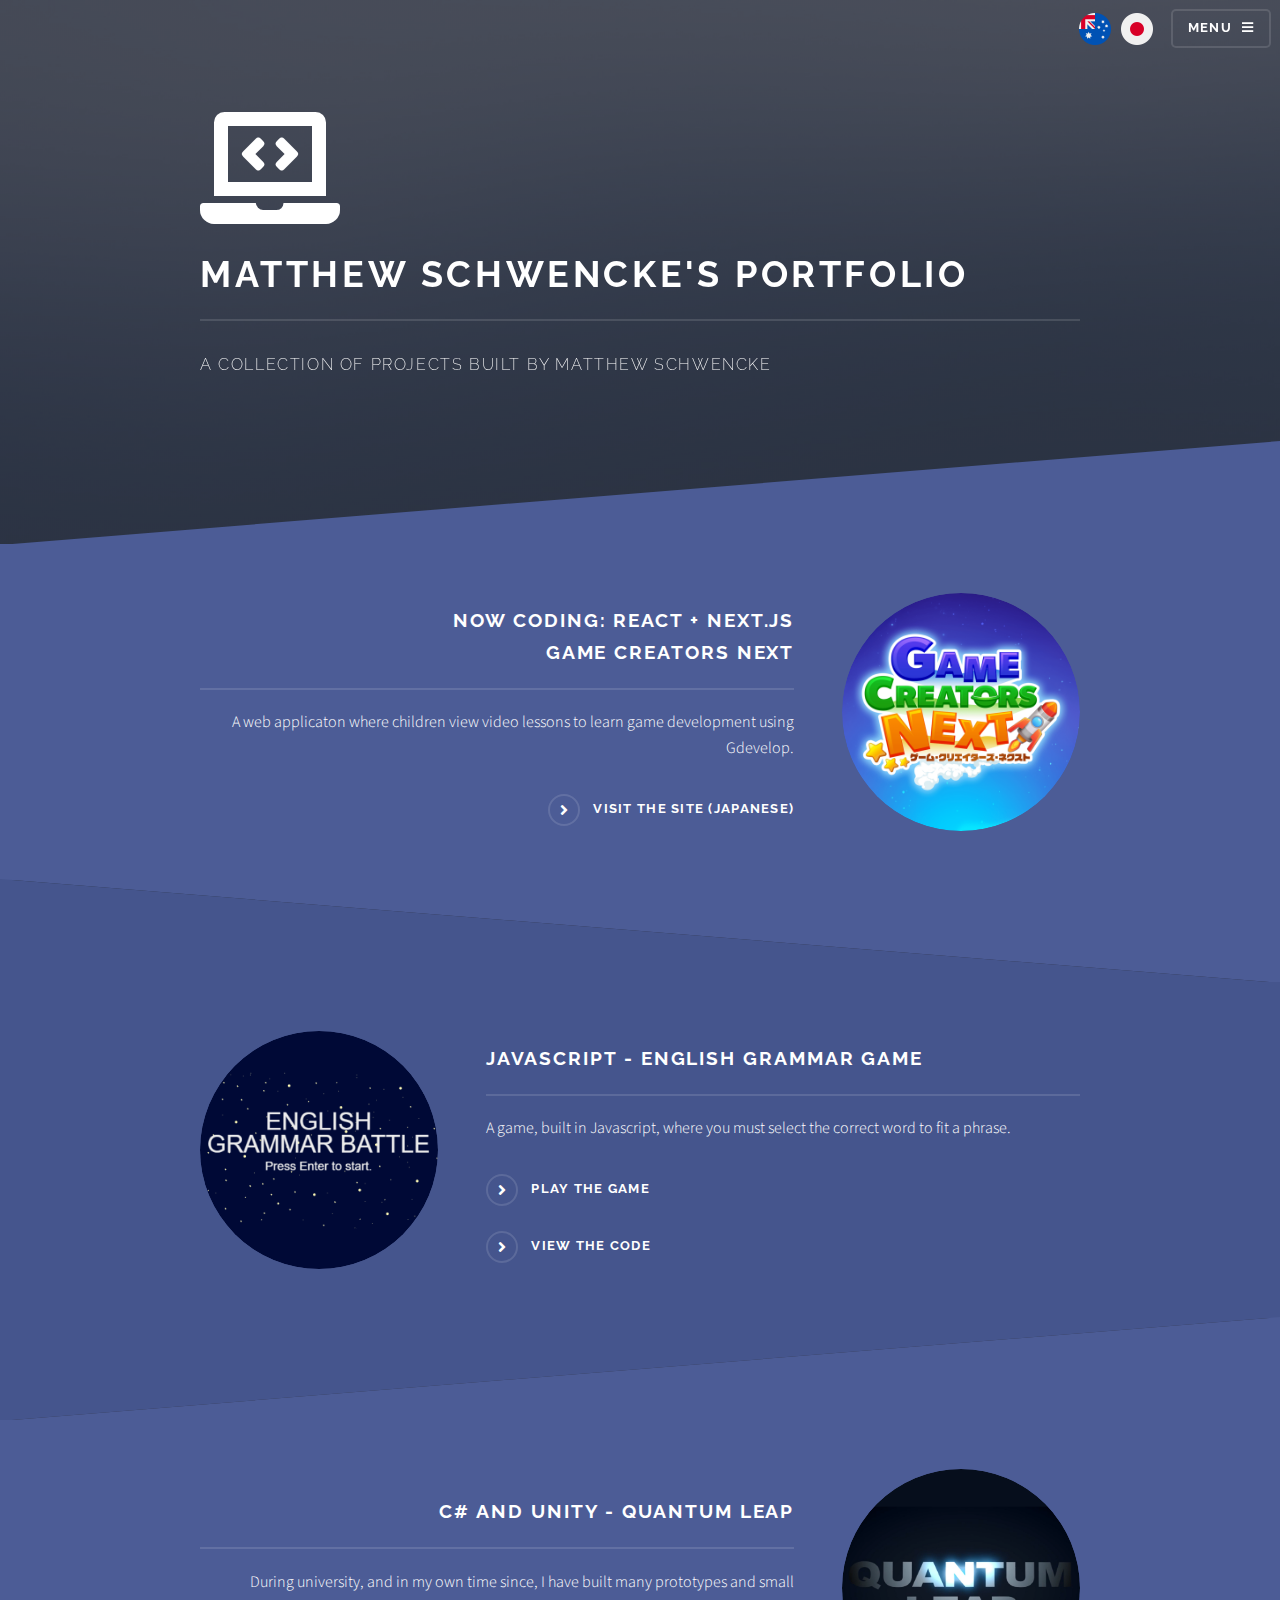
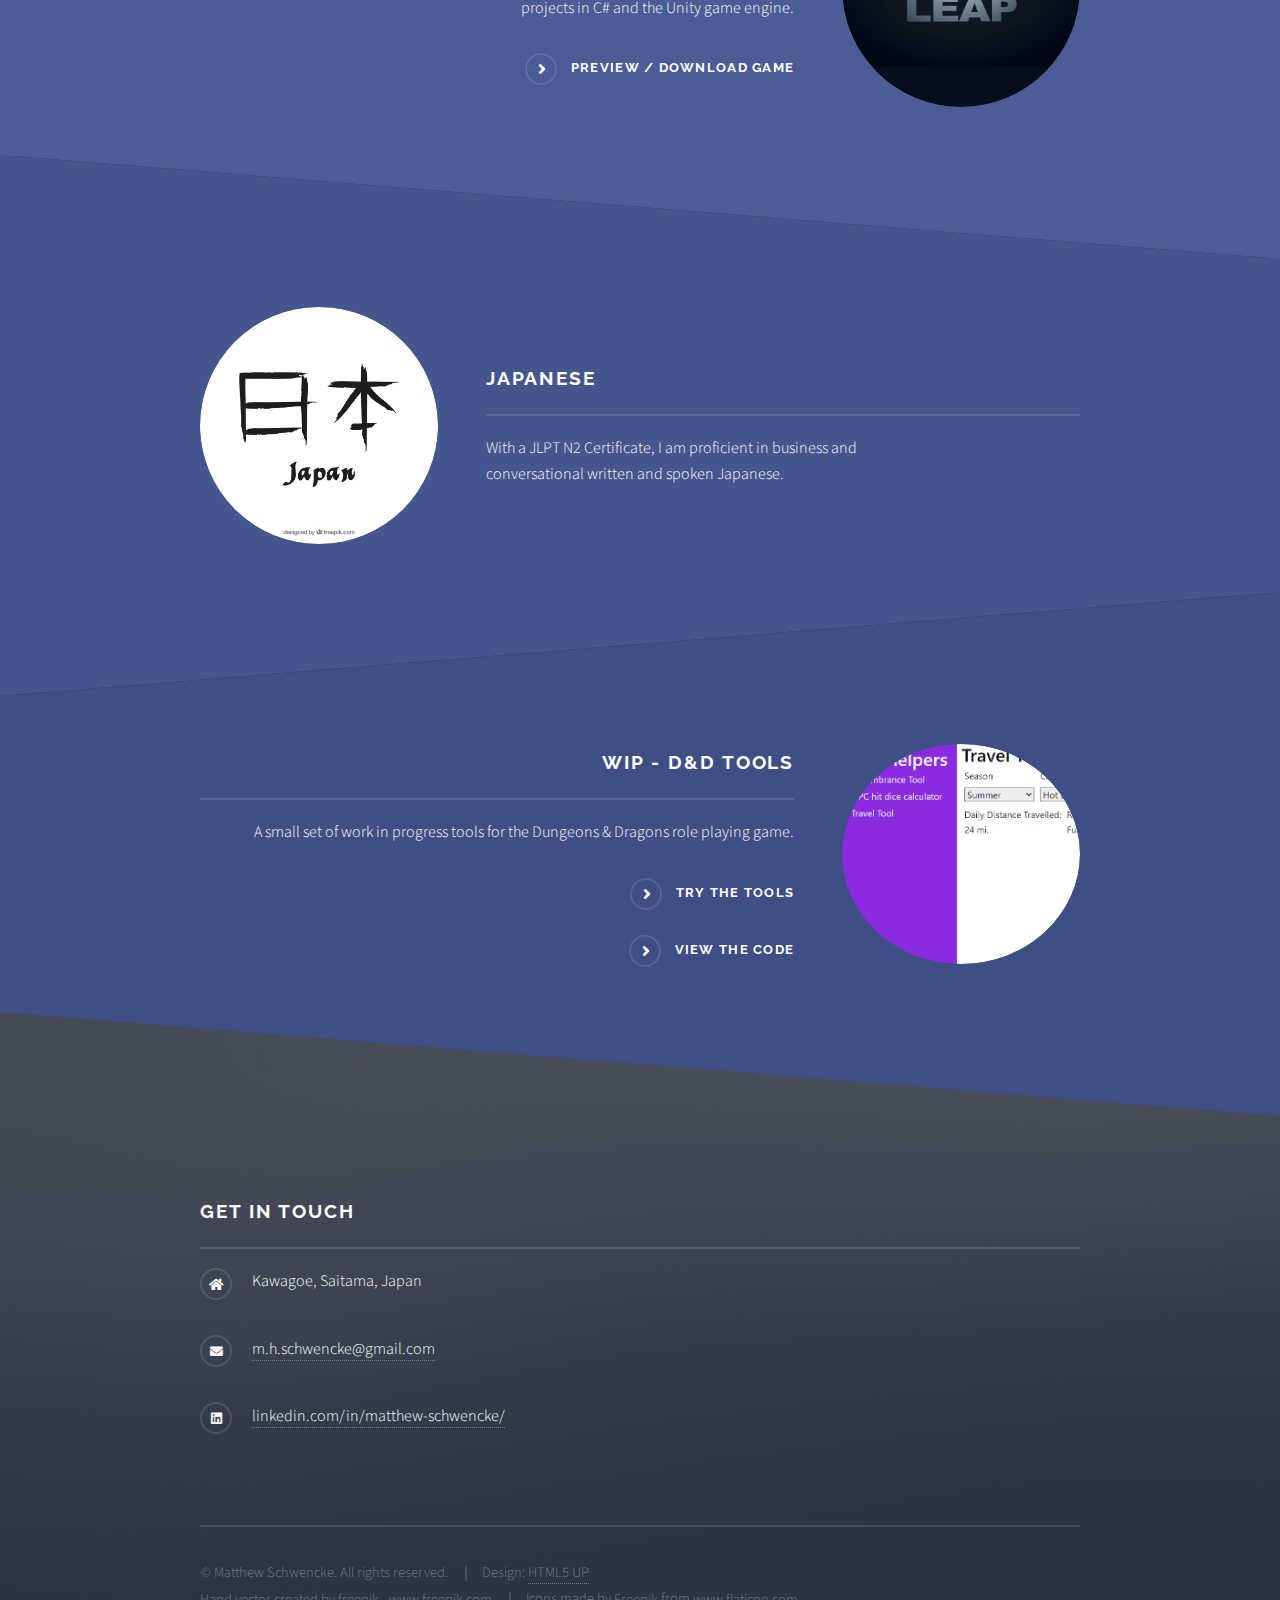
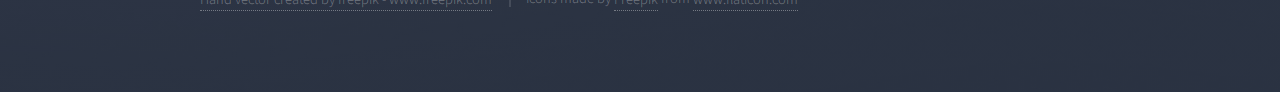
<file: index.html>
<!DOCTYPE HTML>
<!--
	Solid State by HTML5 UP
	html5up.net | @ajlkn
	Free for personal and commercial use under the CCA 3.0 license (html5up.net/license)
-->
<html>

<head>
    <title>Matthew Schwencke</title>
    <meta charset="utf-8" />
    <meta name="viewport" content="width=device-width, initial-scale=1, user-scalable=no" />
    <link rel="stylesheet" href="assets/css/main.css" />
    <noscript>
        <link rel="stylesheet" href="assets/css/noscript.css" />
    </noscript>
</head>

<body class="is-preload">

    <!-- Page Wrapper -->
    <div id="page-wrapper">

        <!-- Header -->
        <header id="header" class="alt">
            <h1><a href="index.html">Matthew Schwencke</a></h1>
            <nav>
                <a href="index.html" class="image" style="padding-right: 0;"><img style="width: 32px;"
                        src="images/australia-round.png" alt="" /></a>
                <a href="jp.html" class="image" style="padding-left: 0.5em;"><img style="width: 32px;"
                        src="images/japan-round.png" alt="" /></a>
                <a href="#menu">Menu</a>

            </nav>
        </header>

        <!-- Menu -->
        <nav id="menu">
            <div class="inner">
                <h2>Menu</h2>
                <ul class="links">
                    <li><a href="#banner">Top</a></li>
                    <li><a href="#zero">React + Next.Js</a></li>
                    <li><a href="#one">Javascript</a></li>
                    <li><a href="#two">C# and Unity</a></li>
                    <li><a href="#three">Japanese</a></li>
                    <li><a href="#footer">Contact</a></li>
                </ul>
                <a href="#" class="close">Close</a>
            </div>
        </nav>

        <!-- Banner -->
        <section id="banner">
            <div class="inner">
                <div class="logo"><span class="fas fa-7x fa-laptop-code"></span></div>
                <h2>Matthew Schwencke's Portfolio</h2>
                <p>A collection of projects built by Matthew Schwencke</p>
            </div>
        </section>

        <!-- Wrapper -->
        <section id="wrapper">

            <!-- Zero -->
            <section id="zero" class="wrapper spotlight style1">
                <div class="inner">
                    <a href="#" class="image"><img src="images/logo_ogp.png" alt="" /></a>
                    <div class="content">
                        <h2 class="major">Now coding: React + Next.js <br> Game Creators Next</h2>
                        <p>A web applicaton where children view video lessons to learn game development using
                            Gdevelop.
                        </p>
                        <a href="https://www.gamecreatorsnext.com" class="special">Visit the site (Japanese) </a>
                    </div>
                </div>
            </section>

            <!-- One -->
            <section id="one" class="wrapper alt spotlight style2">
                <div class="inner">
                    <a href="#" class="image"><img src="images/EnglishGrammarGameImg.png" alt="" /></a>
                    <div class="content">
                        <h2 class="major">Javascript - English Grammar Game</h2>
                        <p>A game, built in Javascript, where you must select the correct word to fit a phrase.</p>
                        <a href="https://Splashbeats.github.io/EnglishGrammarBattle/" class="special">Play the
                            Game</a>
                        <a href="https://github.com/Splashbeats/EnglishGrammarBattle" class="special">View the
                            code</a>
                    </div>
                </div>
            </section>

            <!-- Two -->
            <section id="two" class="wrapper  spotlight style1">
                <div class="inner">
                    <a href="#" class="image"><img src="images/QuantumLeap.png" alt="" /></a>
                    <div class="content">
                        <h2 class="major">C# and Unity - Quantum Leap</h2>
                        <p>During university, and in my own time since, I have built many prototypes and small projects
                            in C# and the Unity game engine.</p>
                        <a href="https://www.indiedb.com/games/quantum-leap" class="special">Preview / Download Game</a>
                    </div>
                </div>
            </section>

            <!-- Three -->
            <section id="three" class="wrapper alt spotlight style2">
                <div class="inner">
                    <a href="#" class="image"><img src="images/03-01.jpg" alt="" /></a>
                    <div class="content">
                        <h2 class="major">Japanese</h2>
                        <p>With a JLPT N2 Certificate, I am proficient in business and<br> conversational written and
                            spoken Japanese.</p>
                        <!-- <a href="#" class="special">Learn more</a> -->
                    </div>
                </div>
            </section>

            <!-- Four -->
            <section id="four" class="wrapper spotlight style3">
                <div class="inner">
                    <a href="#" class="image"><img src="images/D&D tools.png" alt="" /></a>
                    <div class="content">
                        <h2 class="major">WIP - D&amp;D Tools</h2>
                        <p>A small set of work in progress tools for the Dungeons &amp; Dragons role playing game.</p>
                        <a href="https://schwenckenator.github.io/dndhelpers" class="special">Try the tools</a>
                        <a href="https://github.com/Schwenckenator/dndhelpers" class="special">View the code</a>
                    </div>
                </div>
            </section>
            <!-- Four -->
            <!-- <section id="four" class="wrapper alt style1">
								<div class="inner">
									<h2 class="major">Vitae phasellus</h2>
									<p>Cras mattis ante fermentum, malesuada neque vitae, eleifend erat. Phasellus non pulvinar erat. Fusce tincidunt, nisl eget mattis egestas, purus ipsum consequat orci, sit amet lobortis lorem lacus in tellus. Sed ac elementum arcu. Quisque placerat auctor laoreet.</p>
									<section class="features">
										<article>
											<a href="#" class="image"><img src="images/pic04.jpg" alt="" /></a>
											<h3 class="major">Sed feugiat lorem</h3>
											<p>Lorem ipsum dolor sit amet, consectetur adipiscing vehicula id nulla dignissim dapibus ultrices.</p>
											<a href="#" class="special">Learn more</a>
										</article>
										<article>
											<a href="#" class="image"><img src="images/pic05.jpg" alt="" /></a>
											<h3 class="major">Nisl placerat</h3>
											<p>Lorem ipsum dolor sit amet, consectetur adipiscing vehicula id nulla dignissim dapibus ultrices.</p>
											<a href="#" class="special">Learn more</a>
										</article>
										<article>
											<a href="#" class="image"><img src="images/pic06.jpg" alt="" /></a>
											<h3 class="major">Ante fermentum</h3>
											<p>Lorem ipsum dolor sit amet, consectetur adipiscing vehicula id nulla dignissim dapibus ultrices.</p>
											<a href="#" class="special">Learn more</a>
										</article>
										<article>
											<a href="#" class="image"><img src="images/pic07.jpg" alt="" /></a>
											<h3 class="major">Fusce consequat</h3>
											<p>Lorem ipsum dolor sit amet, consectetur adipiscing vehicula id nulla dignissim dapibus ultrices.</p>
											<a href="#" class="special">Learn more</a>
										</article>
									</section>
									<ul class="actions">
										<li><a href="#" class="button">Browse All</a></li>
									</ul>
								</div>
							</section> -->

        </section>

        <!-- Footer -->
        <section id="footer">
            <div class="inner">
                <h2 class="major">Get in touch</h2>
                <!-- <p>Please get in contact via Linkedin.</p> -->

                <ul class="contact">
                    <li class="icon solid fa-home">
                        Kawagoe, Saitama, Japan
                    </li>
                    <li class="icon solid fa-envelope"><a href="#">m.h.schwencke@gmail.com</a></li>
                    <li class="icon brands fa-linkedin"><a
                            href="https://www.linkedin.com/in/matthew-schwencke-37096688/">linkedin.com/in/matthew-schwencke/</a>
                    </li>
                    </li>
                    <!-- <li class="icon brands fa-twitter"><a href="#">twitter.com/untitled-tld</a></li>
								<li class="icon brands fa-facebook-f"><a href="#">facebook.com/untitled-tld</a></li>
								<li class="icon brands fa-instagram"><a href="#">instagram.com/untitled-tld</a></li> -->
                </ul>
                <ul class="copyright">
                    <li>&copy; Matthew Schwencke. All rights reserved.</li>
                    <li>Design: <a href="http://html5up.net">HTML5 UP</a></li><br>
                    <li style="border-left: none; padding-left: 0; margin-left: 0;"><a
                            href='https://www.freepik.com/vectors/hand'>Hand vector created by freepik -
                            www.freepik.com</a></li>
                    <li>Icons made by <a href="https://www.flaticon.com/authors/freepik" title="Freepik">Freepik</a>
                        from <a href="https://www.flaticon.com/" title="Flaticon">www.flaticon.com</a></li>
                </ul>

            </div>
        </section>

    </div>

    <!-- Scripts -->
    <script src="assets/js/jquery.min.js"></script>
    <script src="assets/js/jquery.scrollex.min.js"></script>
    <script src="assets/js/browser.min.js"></script>
    <script src="assets/js/breakpoints.min.js"></script>
    <script src="assets/js/util.js"></script>
    <script src="assets/js/main.js"></script>

</body>

</html>
</file>
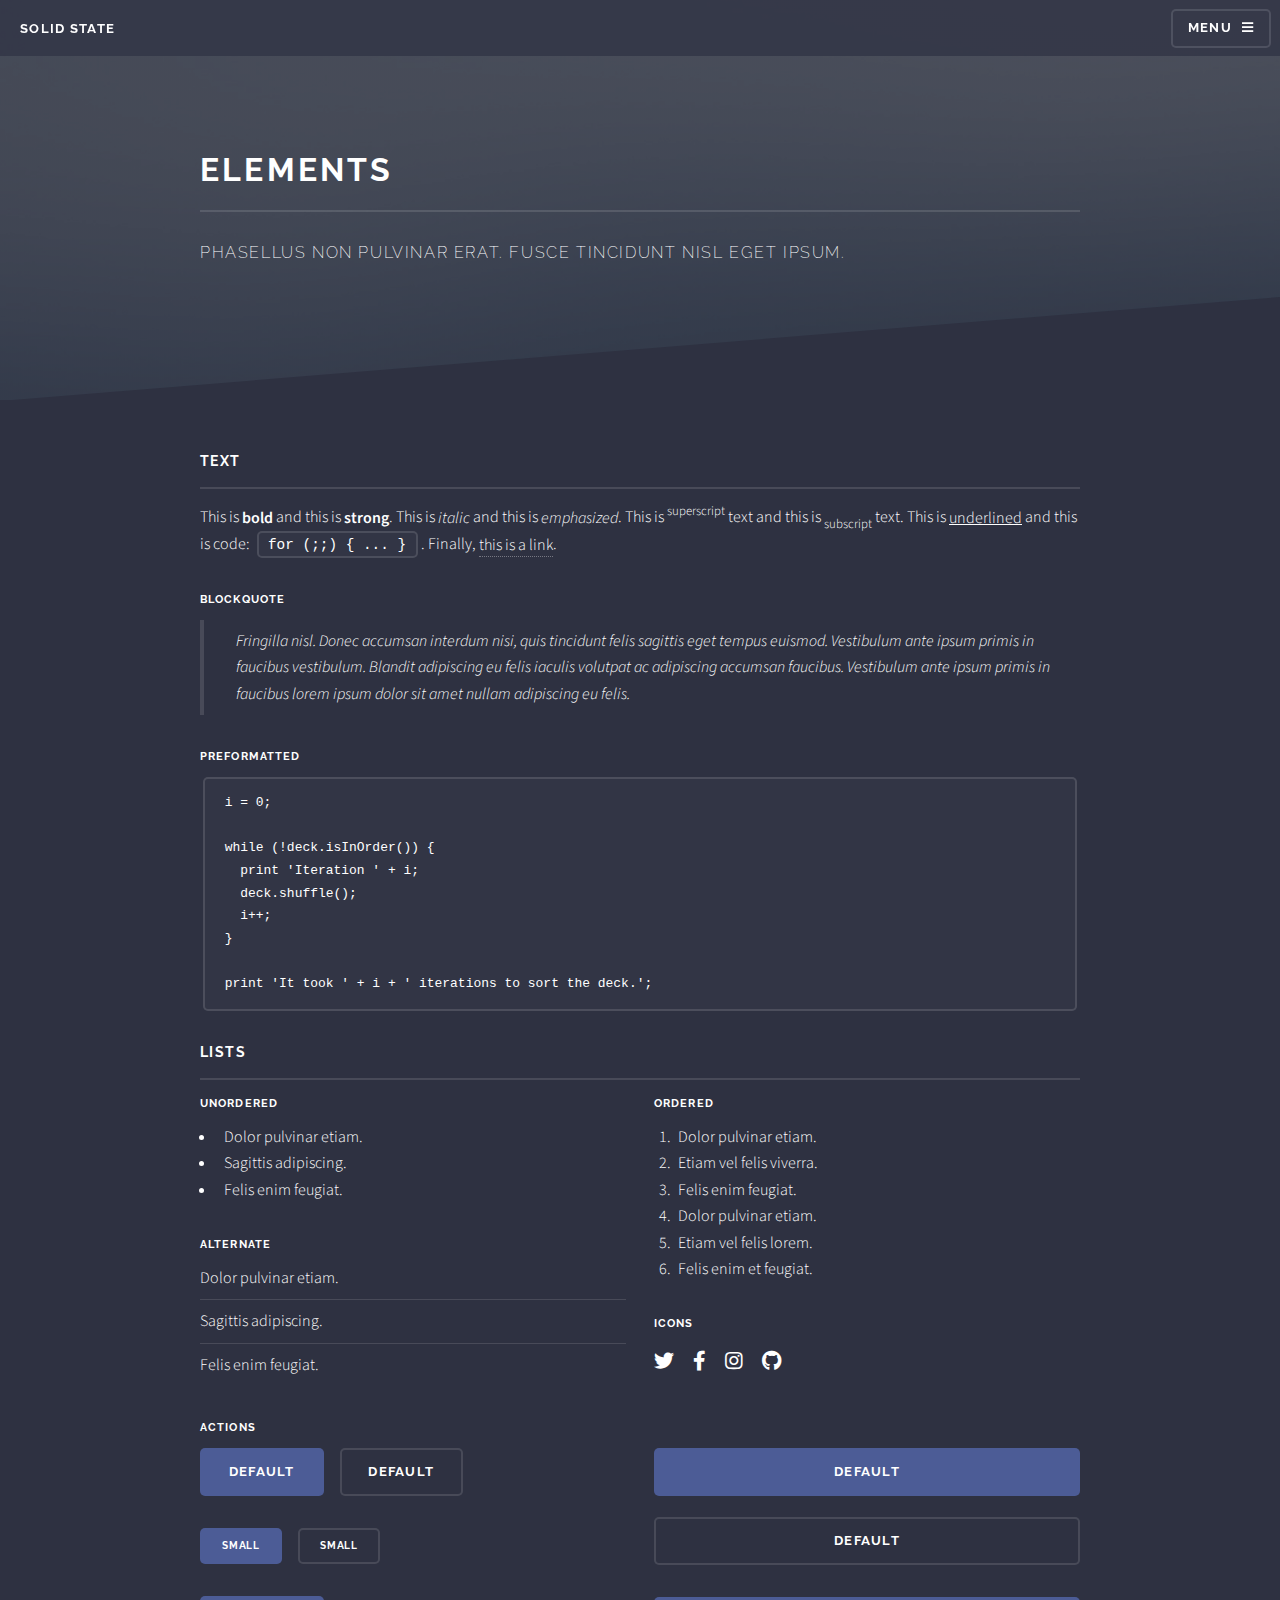
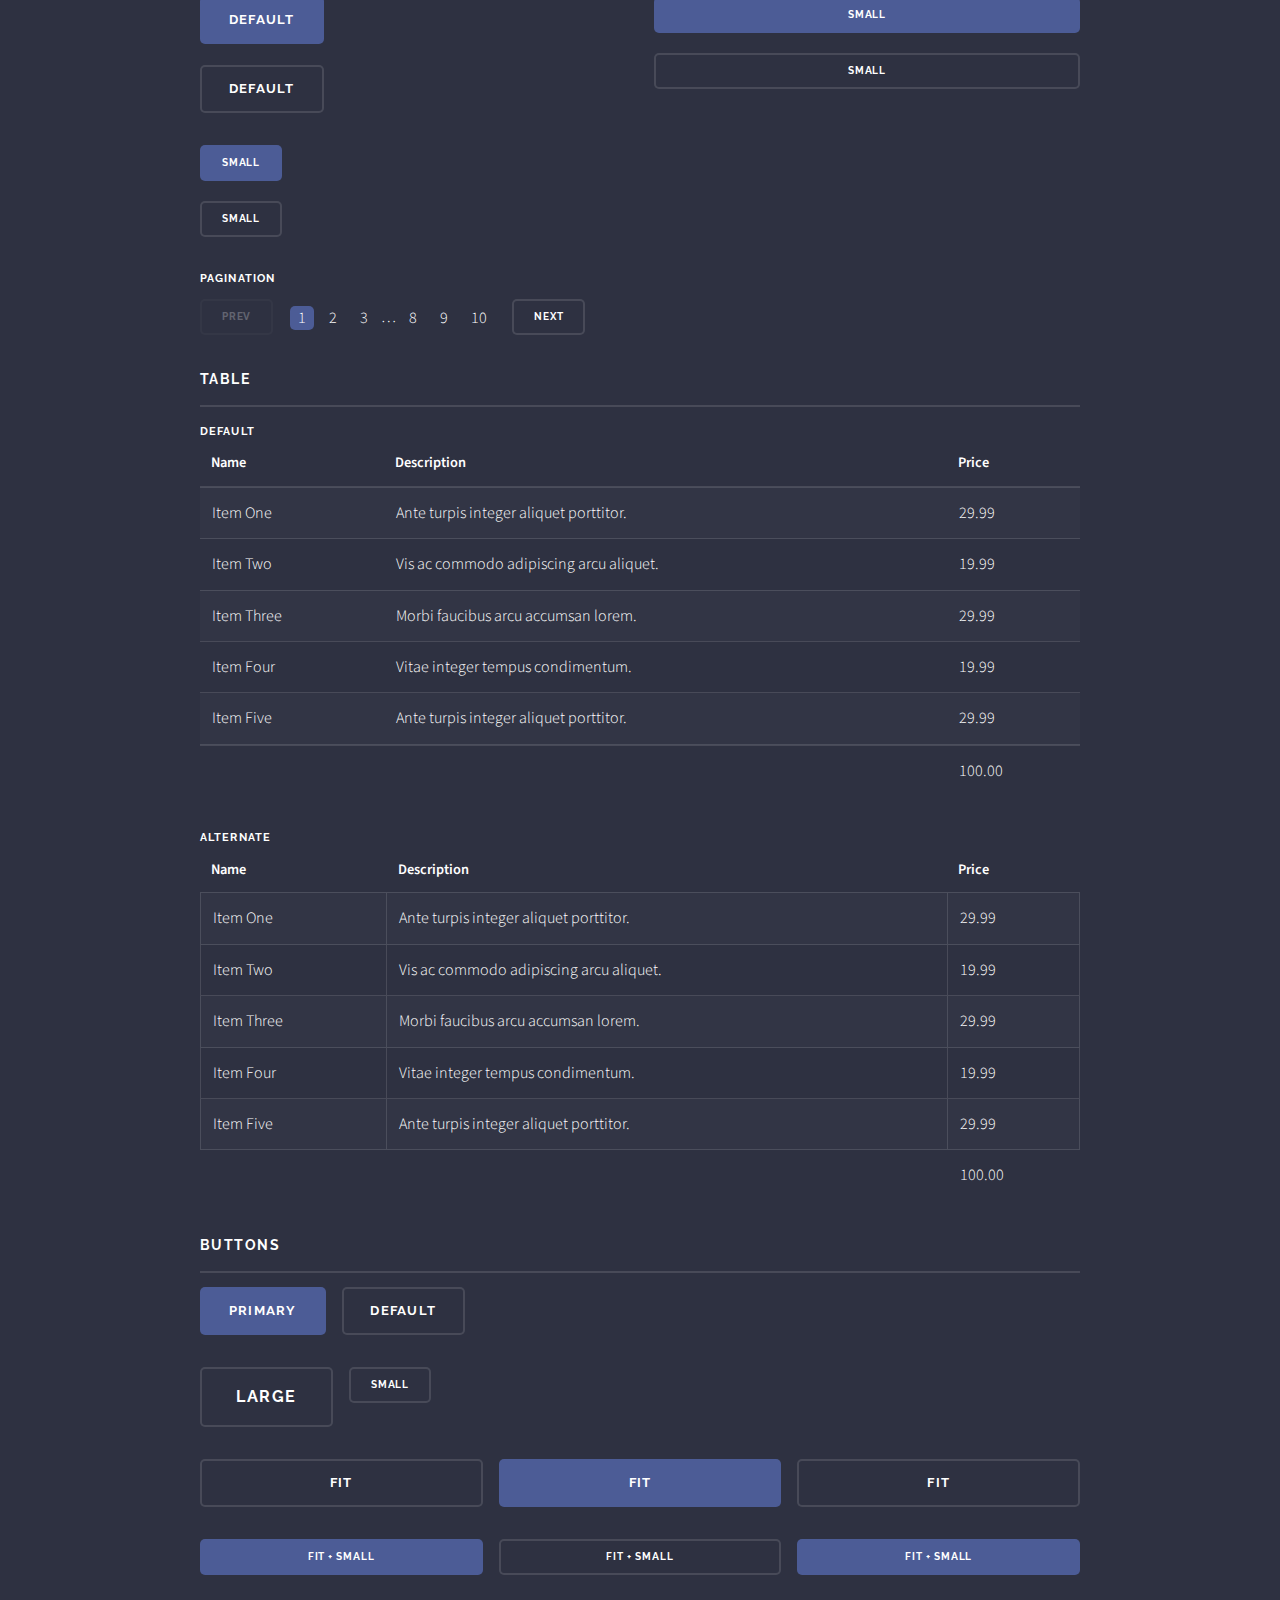
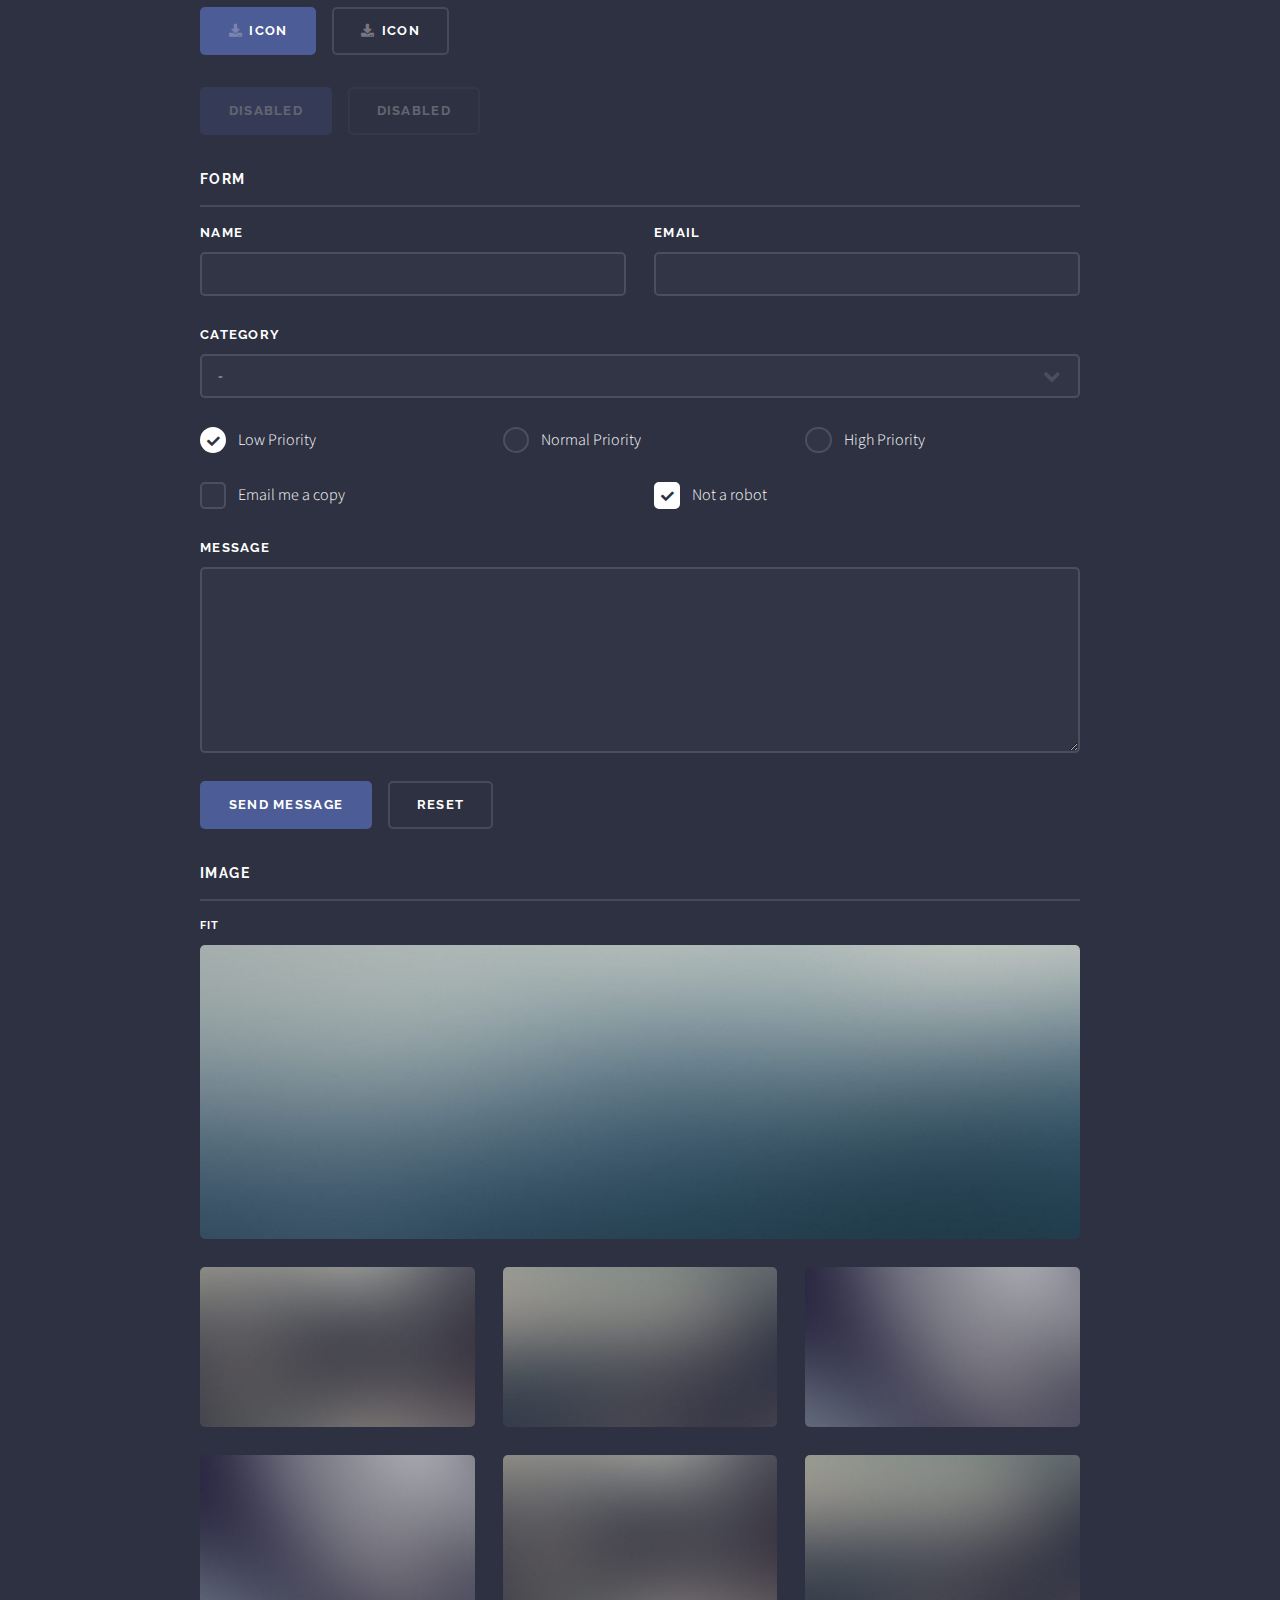
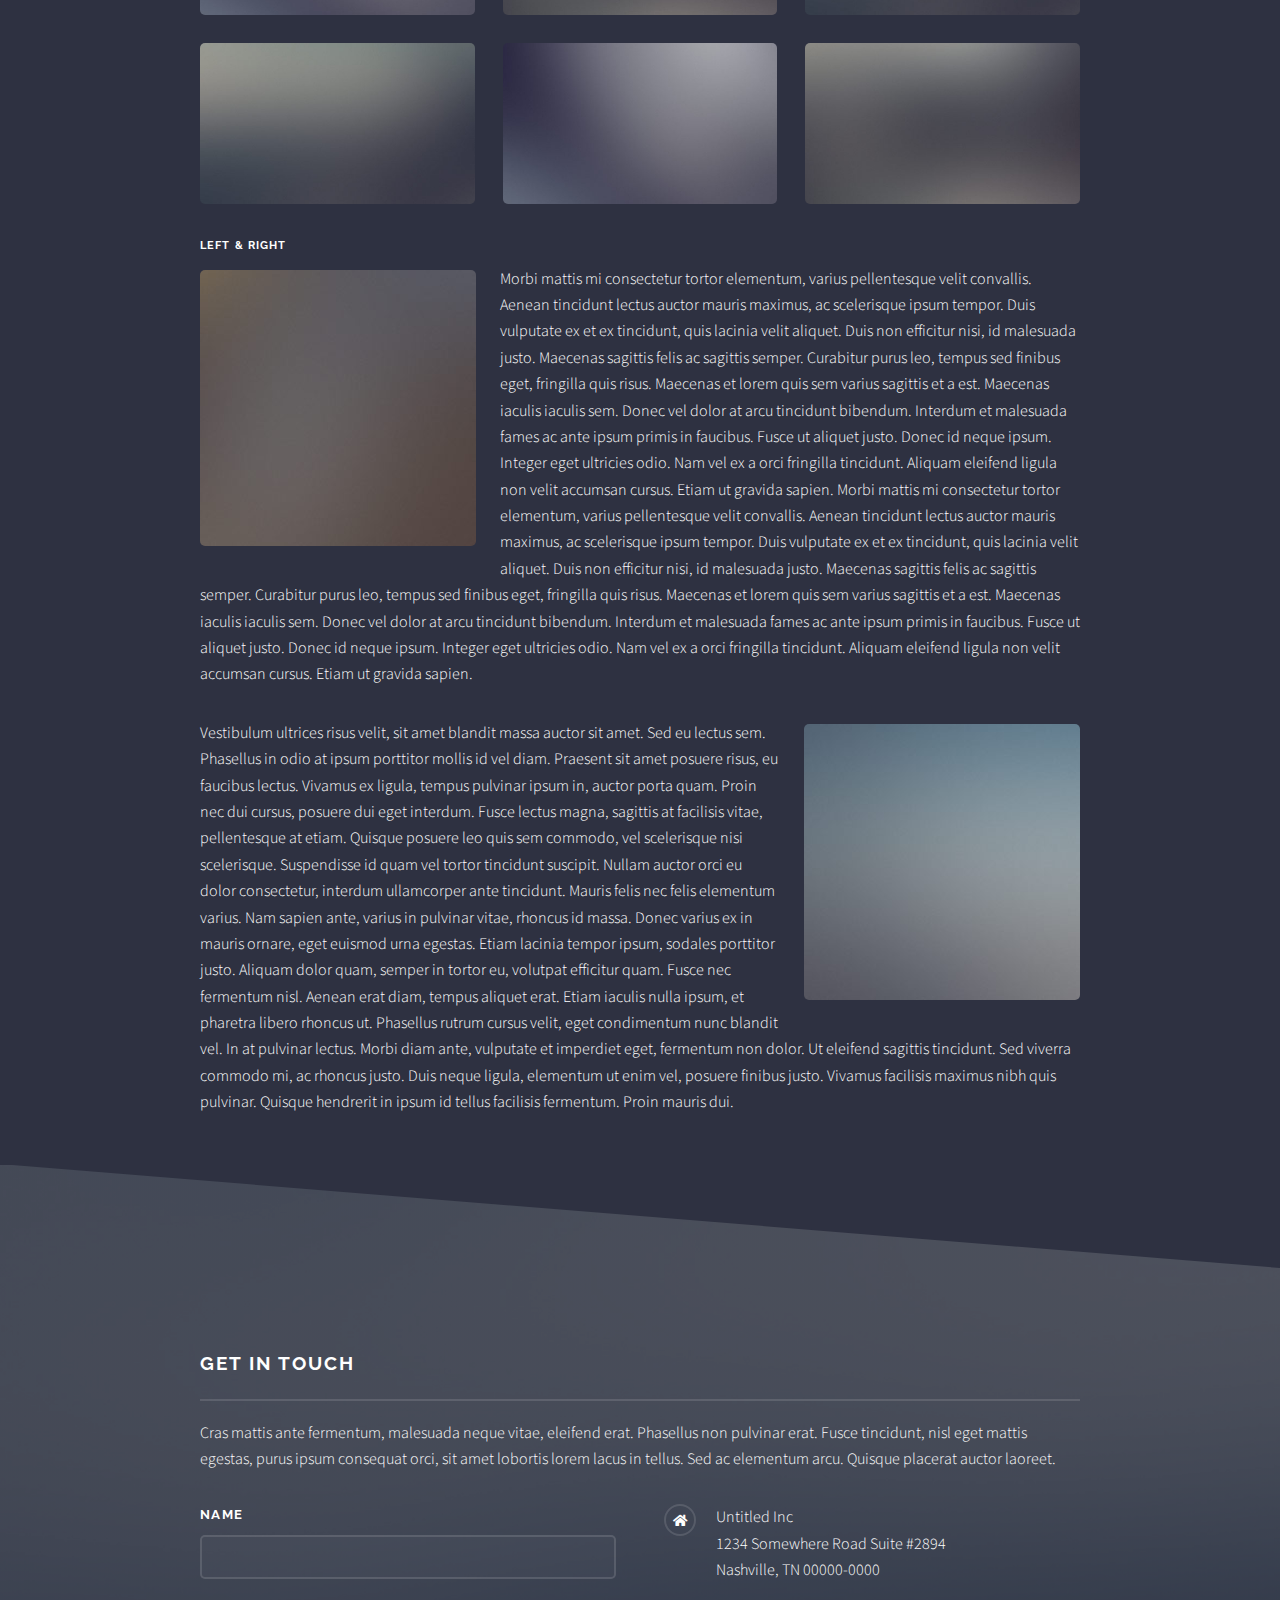
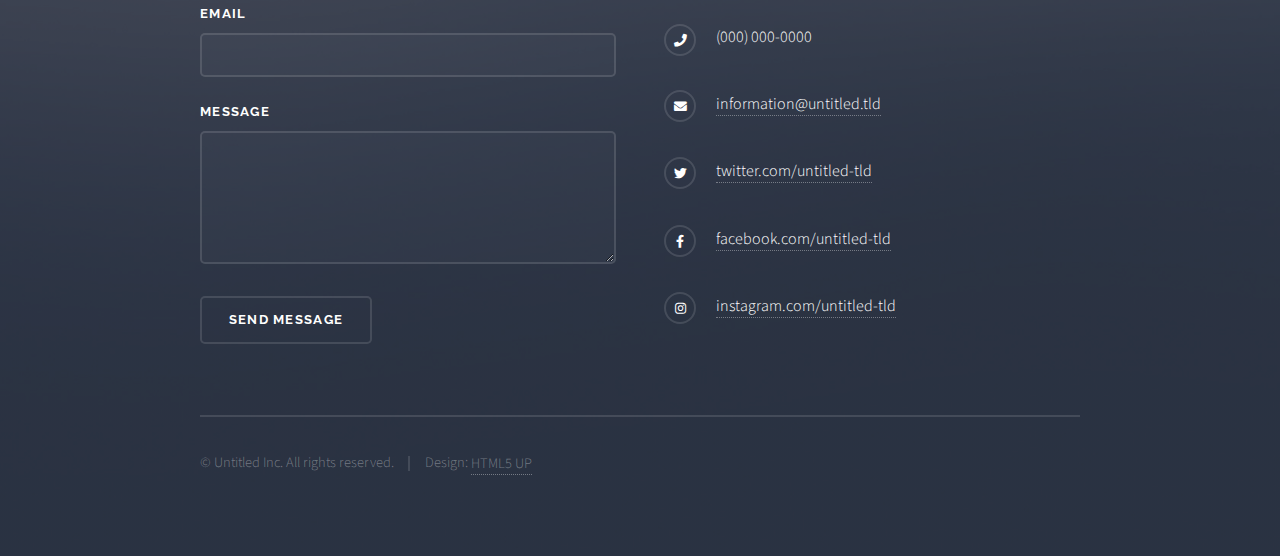
<file: elements.html>
<!DOCTYPE HTML>
<!--
	Solid State by HTML5 UP
	html5up.net | @ajlkn
	Free for personal and commercial use under the CCA 3.0 license (html5up.net/license)
-->
<html>
	<head>
		<title>Elements - Solid State by HTML5 UP</title>
		<meta charset="utf-8" />
		<meta name="viewport" content="width=device-width, initial-scale=1, user-scalable=no" />
		<link rel="stylesheet" href="assets/css/main.css" />
		<noscript><link rel="stylesheet" href="assets/css/noscript.css" /></noscript>
	</head>
	<body class="is-preload">

		<!-- Page Wrapper -->
			<div id="page-wrapper">

				<!-- Header -->
					<header id="header">
						<h1><a href="index.html">Solid State</a></h1>
						<nav>
							<a href="#menu">Menu</a>
						</nav>
					</header>

				<!-- Menu -->
					<nav id="menu">
						<div class="inner">
							<h2>Menu</h2>
							<ul class="links">
								<li><a href="index.html">Home</a></li>
								<li><a href="generic.html">Generic</a></li>
								<li><a href="elements.html">Elements</a></li>
								<li><a href="#">Log In</a></li>
								<li><a href="#">Sign Up</a></li>
							</ul>
							<a href="#" class="close">Close</a>
						</div>
					</nav>

				<!-- Wrapper -->
					<section id="wrapper">
						<header>
							<div class="inner">
								<h2>Elements</h2>
								<p>Phasellus non pulvinar erat. Fusce tincidunt nisl eget ipsum.</p>
							</div>
						</header>

						<!-- Content -->
							<div class="wrapper">
								<div class="inner">

									<section>
										<h3 class="major">Text</h3>
										<p>This is <b>bold</b> and this is <strong>strong</strong>. This is <i>italic</i> and this is <em>emphasized</em>.
										This is <sup>superscript</sup> text and this is <sub>subscript</sub> text.
										This is <u>underlined</u> and this is code: <code>for (;;) { ... }</code>. Finally, <a href="#">this is a link</a>.</p>
										<h4>Blockquote</h4>
										<blockquote>Fringilla nisl. Donec accumsan interdum nisi, quis tincidunt felis sagittis eget tempus euismod. Vestibulum ante ipsum primis in faucibus vestibulum. Blandit adipiscing eu felis iaculis volutpat ac adipiscing accumsan faucibus. Vestibulum ante ipsum primis in faucibus lorem ipsum dolor sit amet nullam adipiscing eu felis.</blockquote>
										<h4>Preformatted</h4>
										<pre><code>i = 0;

while (!deck.isInOrder()) {
  print 'Iteration ' + i;
  deck.shuffle();
  i++;
}

print 'It took ' + i + ' iterations to sort the deck.';</code></pre>
									</section>

									<section>
										<h3 class="major">Lists</h3>
										<div class="row">
											<div class="col-6 col-12-medium">
												<h4>Unordered</h4>
												<ul>
													<li>Dolor pulvinar etiam.</li>
													<li>Sagittis adipiscing.</li>
													<li>Felis enim feugiat.</li>
												</ul>
												<h4>Alternate</h4>
												<ul class="alt">
													<li>Dolor pulvinar etiam.</li>
													<li>Sagittis adipiscing.</li>
													<li>Felis enim feugiat.</li>
												</ul>
											</div>
											<div class="col-6 col-12-medium">
												<h4>Ordered</h4>
												<ol>
													<li>Dolor pulvinar etiam.</li>
													<li>Etiam vel felis viverra.</li>
													<li>Felis enim feugiat.</li>
													<li>Dolor pulvinar etiam.</li>
													<li>Etiam vel felis lorem.</li>
													<li>Felis enim et feugiat.</li>
												</ol>
												<h4>Icons</h4>
												<ul class="icons">
													<li><a href="#" class="icon brands fa-twitter"><span class="label">Twitter</span></a></li>
													<li><a href="#" class="icon brands fa-facebook-f"><span class="label">Facebook</span></a></li>
													<li><a href="#" class="icon brands fa-instagram"><span class="label">Instagram</span></a></li>
													<li><a href="#" class="icon brands fa-github"><span class="label">Github</span></a></li>
												</ul>
											</div>
										</div>
										<h4>Actions</h4>
										<div class="row">
											<div class="col-6 col-12-medium">
												<ul class="actions">
													<li><a href="#" class="button primary">Default</a></li>
													<li><a href="#" class="button">Default</a></li>
												</ul>
												<ul class="actions small">
													<li><a href="#" class="button primary small">Small</a></li>
													<li><a href="#" class="button small">Small</a></li>
												</ul>
												<ul class="actions stacked">
													<li><a href="#" class="button primary">Default</a></li>
													<li><a href="#" class="button">Default</a></li>
												</ul>
												<ul class="actions stacked small">
													<li><a href="#" class="button primary small">Small</a></li>
													<li><a href="#" class="button small">Small</a></li>
												</ul>
											</div>
											<div class="col-6 col-12-medium">
												<ul class="actions stacked">
													<li><a href="#" class="button primary fit">Default</a></li>
													<li><a href="#" class="button fit">Default</a></li>
												</ul>
												<ul class="actions stacked small">
													<li><a href="#" class="button primary small fit">Small</a></li>
													<li><a href="#" class="button small fit">Small</a></li>
												</ul>
											</div>
										</div>
										<h4>Pagination</h4>
										<ul class="pagination">
											<li><span class="button small disabled">Prev</span></li>
											<li><a href="#" class="page active">1</a></li>
											<li><a href="#" class="page">2</a></li>
											<li><a href="#" class="page">3</a></li>
											<li><span>&hellip;</span></li>
											<li><a href="#" class="page">8</a></li>
											<li><a href="#" class="page">9</a></li>
											<li><a href="#" class="page">10</a></li>
											<li><a href="#" class="button small">Next</a></li>
										</ul>
									</section>

									<section>
										<h3 class="major">Table</h3>
										<h4>Default</h4>
										<div class="table-wrapper">
											<table>
												<thead>
													<tr>
														<th>Name</th>
														<th>Description</th>
														<th>Price</th>
													</tr>
												</thead>
												<tbody>
													<tr>
														<td>Item One</td>
														<td>Ante turpis integer aliquet porttitor.</td>
														<td>29.99</td>
													</tr>
													<tr>
														<td>Item Two</td>
														<td>Vis ac commodo adipiscing arcu aliquet.</td>
														<td>19.99</td>
													</tr>
													<tr>
														<td>Item Three</td>
														<td> Morbi faucibus arcu accumsan lorem.</td>
														<td>29.99</td>
													</tr>
													<tr>
														<td>Item Four</td>
														<td>Vitae integer tempus condimentum.</td>
														<td>19.99</td>
													</tr>
													<tr>
														<td>Item Five</td>
														<td>Ante turpis integer aliquet porttitor.</td>
														<td>29.99</td>
													</tr>
												</tbody>
												<tfoot>
													<tr>
														<td colspan="2"></td>
														<td>100.00</td>
													</tr>
												</tfoot>
											</table>
										</div>

										<h4>Alternate</h4>
										<div class="table-wrapper">
											<table class="alt">
												<thead>
													<tr>
														<th>Name</th>
														<th>Description</th>
														<th>Price</th>
													</tr>
												</thead>
												<tbody>
													<tr>
														<td>Item One</td>
														<td>Ante turpis integer aliquet porttitor.</td>
														<td>29.99</td>
													</tr>
													<tr>
														<td>Item Two</td>
														<td>Vis ac commodo adipiscing arcu aliquet.</td>
														<td>19.99</td>
													</tr>
													<tr>
														<td>Item Three</td>
														<td> Morbi faucibus arcu accumsan lorem.</td>
														<td>29.99</td>
													</tr>
													<tr>
														<td>Item Four</td>
														<td>Vitae integer tempus condimentum.</td>
														<td>19.99</td>
													</tr>
													<tr>
														<td>Item Five</td>
														<td>Ante turpis integer aliquet porttitor.</td>
														<td>29.99</td>
													</tr>
												</tbody>
												<tfoot>
													<tr>
														<td colspan="2"></td>
														<td>100.00</td>
													</tr>
												</tfoot>
											</table>
										</div>
									</section>

									<section>
										<h3 class="major">Buttons</h3>
										<ul class="actions">
											<li><a href="#" class="button primary">Primary</a></li>
											<li><a href="#" class="button">Default</a></li>
										</ul>
										<ul class="actions">
											<li><a href="#" class="button large">Large</a></li>
											<li><a href="#" class="button small">Small</a></li>
										</ul>
										<ul class="actions fit">
											<li><a href="#" class="button fit">Fit</a></li>
											<li><a href="#" class="button primary fit">Fit</a></li>
											<li><a href="#" class="button fit">Fit</a></li>
										</ul>
										<ul class="actions fit small">
											<li><a href="#" class="button primary fit small">Fit + Small</a></li>
											<li><a href="#" class="button fit small">Fit + Small</a></li>
											<li><a href="#" class="button primary fit small">Fit + Small</a></li>
										</ul>
										<ul class="actions">
											<li><a href="#" class="button primary icon solid fa-download">Icon</a></li>
											<li><a href="#" class="button icon solid fa-download">Icon</a></li>
										</ul>
										<ul class="actions">
											<li><span class="button primary disabled">Disabled</span></li>
											<li><span class="button disabled">Disabled</span></li>
										</ul>
									</section>

									<section>
										<h3 class="major">Form</h3>
										<form method="post" action="#">
											<div class="row gtr-uniform">
												<div class="col-6 col-12-xsmall">
													<label for="demo-name">Name</label>
													<input type="text" name="demo-name" id="demo-name" value="" />
												</div>
												<div class="col-6 col-12-xsmall">
													<label for="demo-email">Email</label>
													<input type="email" name="demo-email" id="demo-email" value="" />
												</div>
												<div class="col-12">
													<label for="demo-category">Category</label>
													<select name="demo-category" id="demo-category">
														<option value="">-</option>
														<option value="1">Manufacturing</option>
														<option value="1">Shipping</option>
														<option value="1">Administration</option>
														<option value="1">Human Resources</option>
													</select>
												</div>
												<div class="col-4 col-12-small">
													<input type="radio" id="demo-priority-low" name="demo-priority" checked>
													<label for="demo-priority-low">Low Priority</label>
												</div>
												<div class="col-4 col-12-small">
													<input type="radio" id="demo-priority-normal" name="demo-priority">
													<label for="demo-priority-normal">Normal Priority</label>
												</div>
												<div class="col-4 col-12-small">
													<input type="radio" id="demo-priority-high" name="demo-priority">
													<label for="demo-priority-high">High Priority</label>
												</div>
												<div class="col-6 col-12-small">
													<input type="checkbox" id="demo-copy" name="demo-copy">
													<label for="demo-copy">Email me a copy</label>
												</div>
												<div class="col-6 col-12-small">
													<input type="checkbox" id="demo-human" name="demo-human" checked>
													<label for="demo-human">Not a robot</label>
												</div>
												<div class="col-12">
													<label for="demo-message">Message</label>
													<textarea name="demo-message" id="demo-message" rows="6"></textarea>
												</div>
												<div class="col-12">
													<ul class="actions">
														<li><input type="submit" value="Send Message" class="primary" /></li>
														<li><input type="reset" value="Reset" /></li>
													</ul>
												</div>
											</div>
										</form>
									</section>

									<section>
										<h3 class="major">Image</h3>
										<h4>Fit</h4>
										<div class="box alt">
											<div class="row gtr-uniform">
												<div class="col-12"><span class="image fit"><img src="images/pic08.jpg" alt="" /></span></div>
												<div class="col-4"><span class="image fit"><img src="images/pic05.jpg" alt="" /></span></div>
												<div class="col-4"><span class="image fit"><img src="images/pic06.jpg" alt="" /></span></div>
												<div class="col-4"><span class="image fit"><img src="images/pic07.jpg" alt="" /></span></div>
												<div class="col-4"><span class="image fit"><img src="images/pic07.jpg" alt="" /></span></div>
												<div class="col-4"><span class="image fit"><img src="images/pic05.jpg" alt="" /></span></div>
												<div class="col-4"><span class="image fit"><img src="images/pic06.jpg" alt="" /></span></div>
												<div class="col-4"><span class="image fit"><img src="images/pic06.jpg" alt="" /></span></div>
												<div class="col-4"><span class="image fit"><img src="images/pic07.jpg" alt="" /></span></div>
												<div class="col-4"><span class="image fit"><img src="images/pic05.jpg" alt="" /></span></div>
											</div>
										</div>
										<h4>Left &amp; Right</h4>
										<p><span class="image left"><img src="images/pic01.jpg" alt="" /></span>Morbi mattis mi consectetur tortor elementum, varius pellentesque velit convallis. Aenean tincidunt lectus auctor mauris maximus, ac scelerisque ipsum tempor. Duis vulputate ex et ex tincidunt, quis lacinia velit aliquet. Duis non efficitur nisi, id malesuada justo. Maecenas sagittis felis ac sagittis semper. Curabitur purus leo, tempus sed finibus eget, fringilla quis risus. Maecenas et lorem quis sem varius sagittis et a est. Maecenas iaculis iaculis sem. Donec vel dolor at arcu tincidunt bibendum. Interdum et malesuada fames ac ante ipsum primis in faucibus. Fusce ut aliquet justo. Donec id neque ipsum. Integer eget ultricies odio. Nam vel ex a orci fringilla tincidunt. Aliquam eleifend ligula non velit accumsan cursus. Etiam ut gravida sapien. Morbi mattis mi consectetur tortor elementum, varius pellentesque velit convallis. Aenean tincidunt lectus auctor mauris maximus, ac scelerisque ipsum tempor. Duis vulputate ex et ex tincidunt, quis lacinia velit aliquet. Duis non efficitur nisi, id malesuada justo. Maecenas sagittis felis ac sagittis semper. Curabitur purus leo, tempus sed finibus eget, fringilla quis risus. Maecenas et lorem quis sem varius sagittis et a est. Maecenas iaculis iaculis sem. Donec vel dolor at arcu tincidunt bibendum. Interdum et malesuada fames ac ante ipsum primis in faucibus. Fusce ut aliquet justo. Donec id neque ipsum. Integer eget ultricies odio. Nam vel ex a orci fringilla tincidunt. Aliquam eleifend ligula non velit accumsan cursus. Etiam ut gravida sapien.</p>
										<p><span class="image right"><img src="images/pic02.jpg" alt="" /></span>Vestibulum ultrices risus velit, sit amet blandit massa auctor sit amet. Sed eu lectus sem. Phasellus in odio at ipsum porttitor mollis id vel diam. Praesent sit amet posuere risus, eu faucibus lectus. Vivamus ex ligula, tempus pulvinar ipsum in, auctor porta quam. Proin nec dui cursus, posuere dui eget interdum. Fusce lectus magna, sagittis at facilisis vitae, pellentesque at etiam. Quisque posuere leo quis sem commodo, vel scelerisque nisi scelerisque. Suspendisse id quam vel tortor tincidunt suscipit. Nullam auctor orci eu dolor consectetur, interdum ullamcorper ante tincidunt. Mauris felis nec felis elementum varius. Nam sapien ante, varius in pulvinar vitae, rhoncus id massa. Donec varius ex in mauris ornare, eget euismod urna egestas. Etiam lacinia tempor ipsum, sodales porttitor justo. Aliquam dolor quam, semper in tortor eu, volutpat efficitur quam. Fusce nec fermentum nisl. Aenean erat diam, tempus aliquet erat. Etiam iaculis nulla ipsum, et pharetra libero rhoncus ut. Phasellus rutrum cursus velit, eget condimentum nunc blandit vel. In at pulvinar lectus. Morbi diam ante, vulputate et imperdiet eget, fermentum non dolor. Ut eleifend sagittis tincidunt. Sed viverra commodo mi, ac rhoncus justo. Duis neque ligula, elementum ut enim vel, posuere finibus justo. Vivamus facilisis maximus nibh quis pulvinar. Quisque hendrerit in ipsum id tellus facilisis fermentum. Proin mauris dui.</p>
									</section>

								</div>
							</div>

					</section>

				<!-- Footer -->
					<section id="footer">
						<div class="inner">
							<h2 class="major">Get in touch</h2>
							<p>Cras mattis ante fermentum, malesuada neque vitae, eleifend erat. Phasellus non pulvinar erat. Fusce tincidunt, nisl eget mattis egestas, purus ipsum consequat orci, sit amet lobortis lorem lacus in tellus. Sed ac elementum arcu. Quisque placerat auctor laoreet.</p>
							<form method="post" action="#">
								<div class="fields">
									<div class="field">
										<label for="name">Name</label>
										<input type="text" name="name" id="name" />
									</div>
									<div class="field">
										<label for="email">Email</label>
										<input type="email" name="email" id="email" />
									</div>
									<div class="field">
										<label for="message">Message</label>
										<textarea name="message" id="message" rows="4"></textarea>
									</div>
								</div>
								<ul class="actions">
									<li><input type="submit" value="Send Message" /></li>
								</ul>
							</form>
							<ul class="contact">
								<li class="icon solid fa-home">
									Untitled Inc<br />
									1234 Somewhere Road Suite #2894<br />
									Nashville, TN 00000-0000
								</li>
								<li class="icon solid fa-phone">(000) 000-0000</li>
								<li class="icon solid fa-envelope"><a href="#">information@untitled.tld</a></li>
								<li class="icon brands fa-twitter"><a href="#">twitter.com/untitled-tld</a></li>
								<li class="icon brands fa-facebook-f"><a href="#">facebook.com/untitled-tld</a></li>
								<li class="icon brands fa-instagram"><a href="#">instagram.com/untitled-tld</a></li>
							</ul>
							<ul class="copyright">
								<li>&copy; Untitled Inc. All rights reserved.</li><li>Design: <a href="http://html5up.net">HTML5 UP</a></li>
							</ul>
						</div>
					</section>

			</div>

		<!-- Scripts -->
			<script src="assets/js/jquery.min.js"></script>
			<script src="assets/js/jquery.scrollex.min.js"></script>
			<script src="assets/js/browser.min.js"></script>
			<script src="assets/js/breakpoints.min.js"></script>
			<script src="assets/js/util.js"></script>
			<script src="assets/js/main.js"></script>

	</body>
</html>
</file>
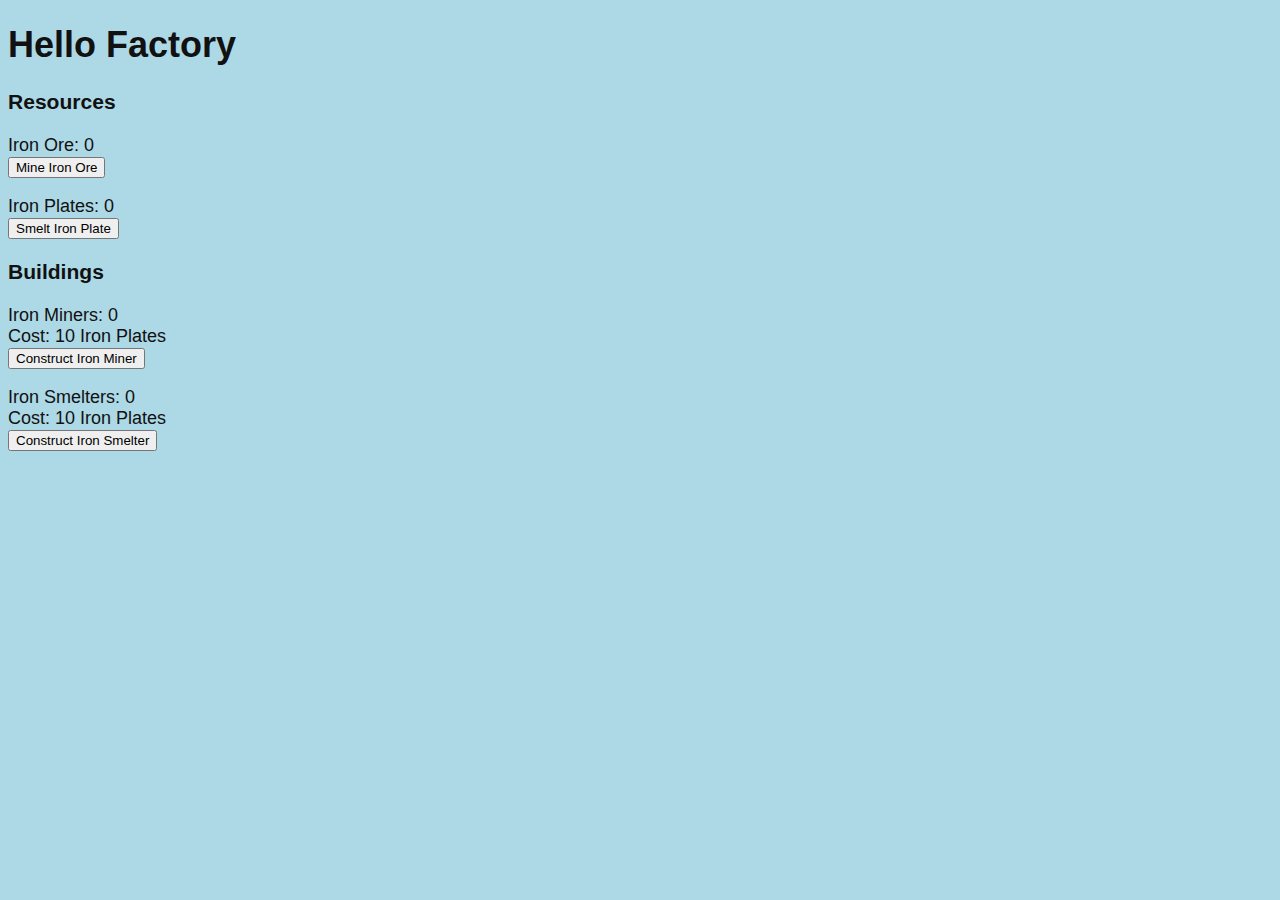
<file: factory.html>
<!DOCTYPE html>
<html>
    <head>
        <link rel="stylesheet" type="text/css" href="interface.css"/>
    </head>
    <body>
        <h1>Hello Factory</h1>
        <h3>Resources</h3>
        <p>
            Iron Ore: <span id="ironOreCount">0</span><br/>
            <button onclick="mineIron(1)">
                Mine Iron Ore
            </button>
        </p>
        
        <p>
            Iron Plates: <span id="ironPlateCount">0</span><br/>
            <button onclick="smeltIron(1)">
                Smelt Iron Plate
            </button>
        </p>


        <h3>Buildings</h3>
        <p>
            Iron Miners: <span id="ironMiners">0</span><br/>
            Cost: <span id="ironMinerCost">10 Iron Plates</span><br/>
            <button onclick="constructIronMiner()">
                Construct Iron Miner
            </button>
            <span id="ironMinerError"></span>
        </p>
        <p>
            Iron Smelters: <span id="ironSmelters">0</span><br/>
            Cost: <span id="ironSmelterCost">10 Iron Plates</span><br/>
            <button onclick="constructIronSmelter()">
                Construct Iron Smelter
            </button>
            <span id="ironSmelterError"></span>
        </p>

        <script type="text/javascript" src="factoryMain.js"></script>
    </body>
</html>
</file>
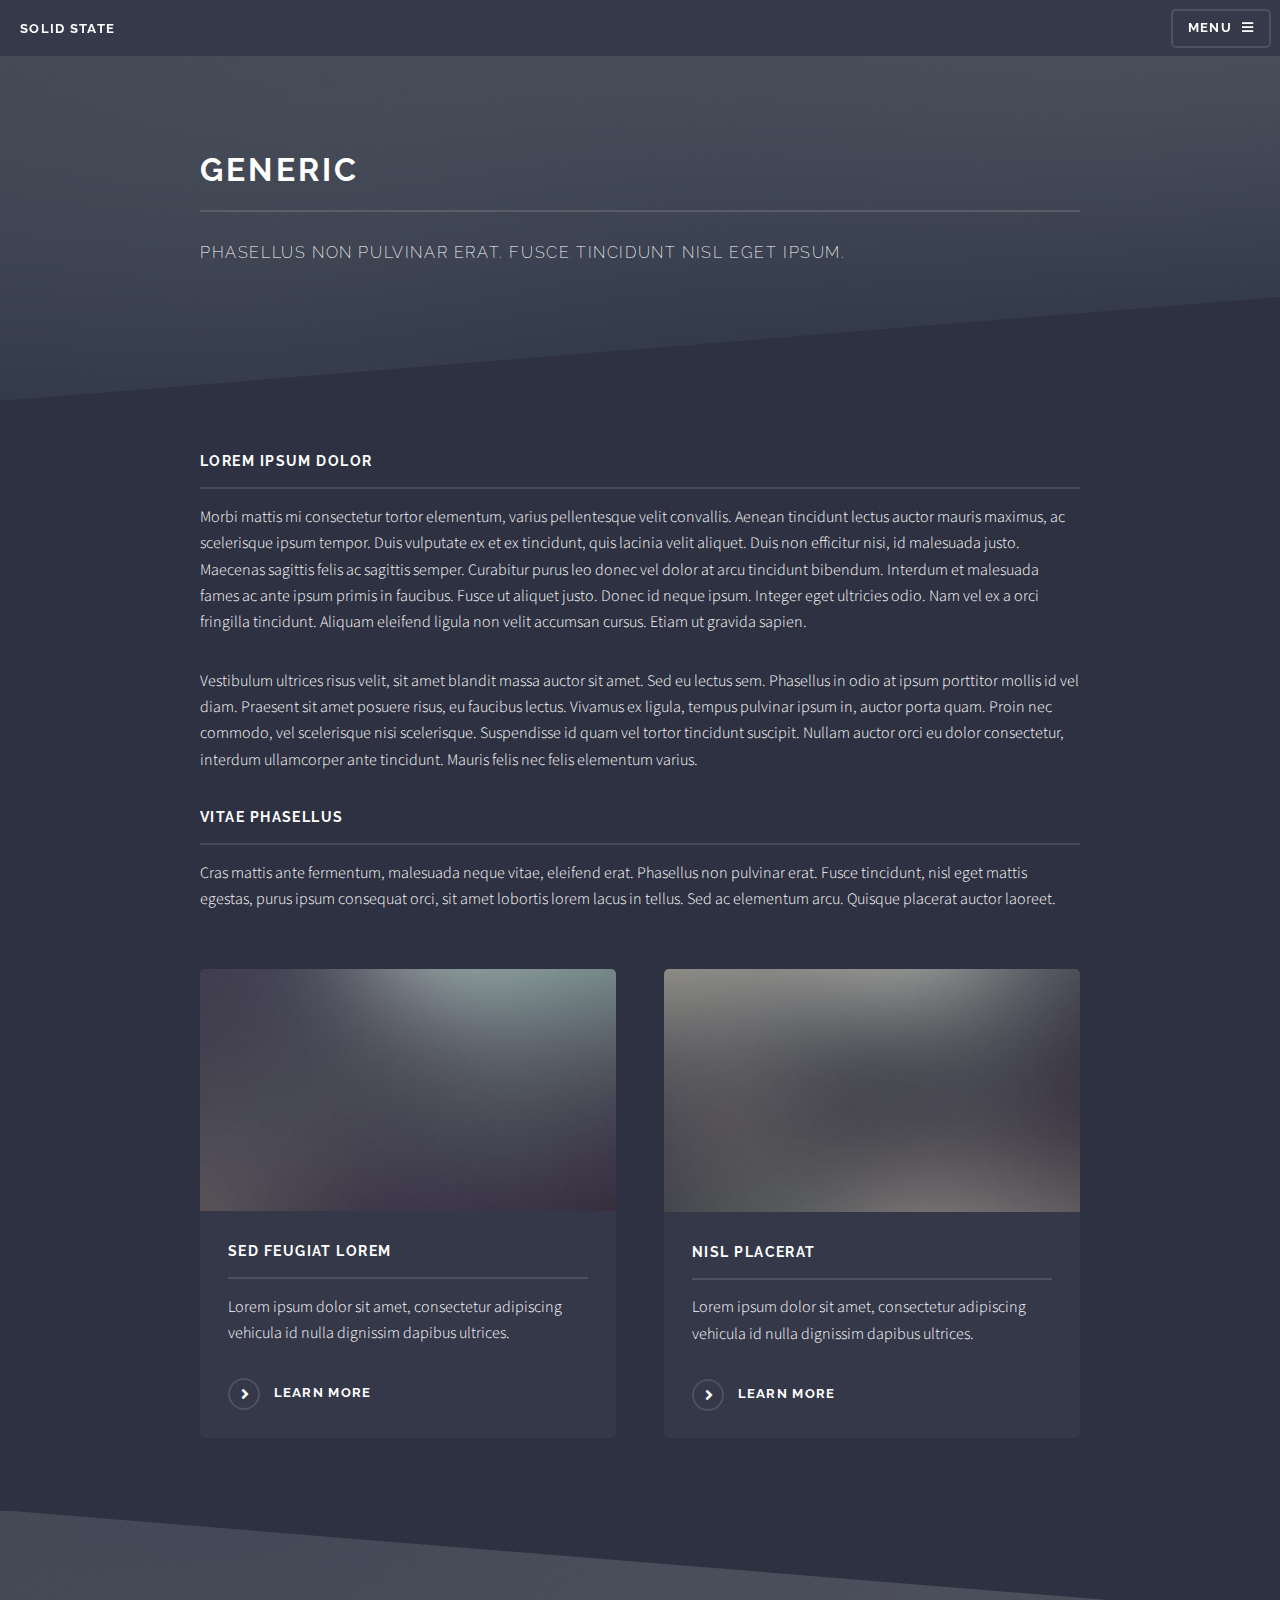
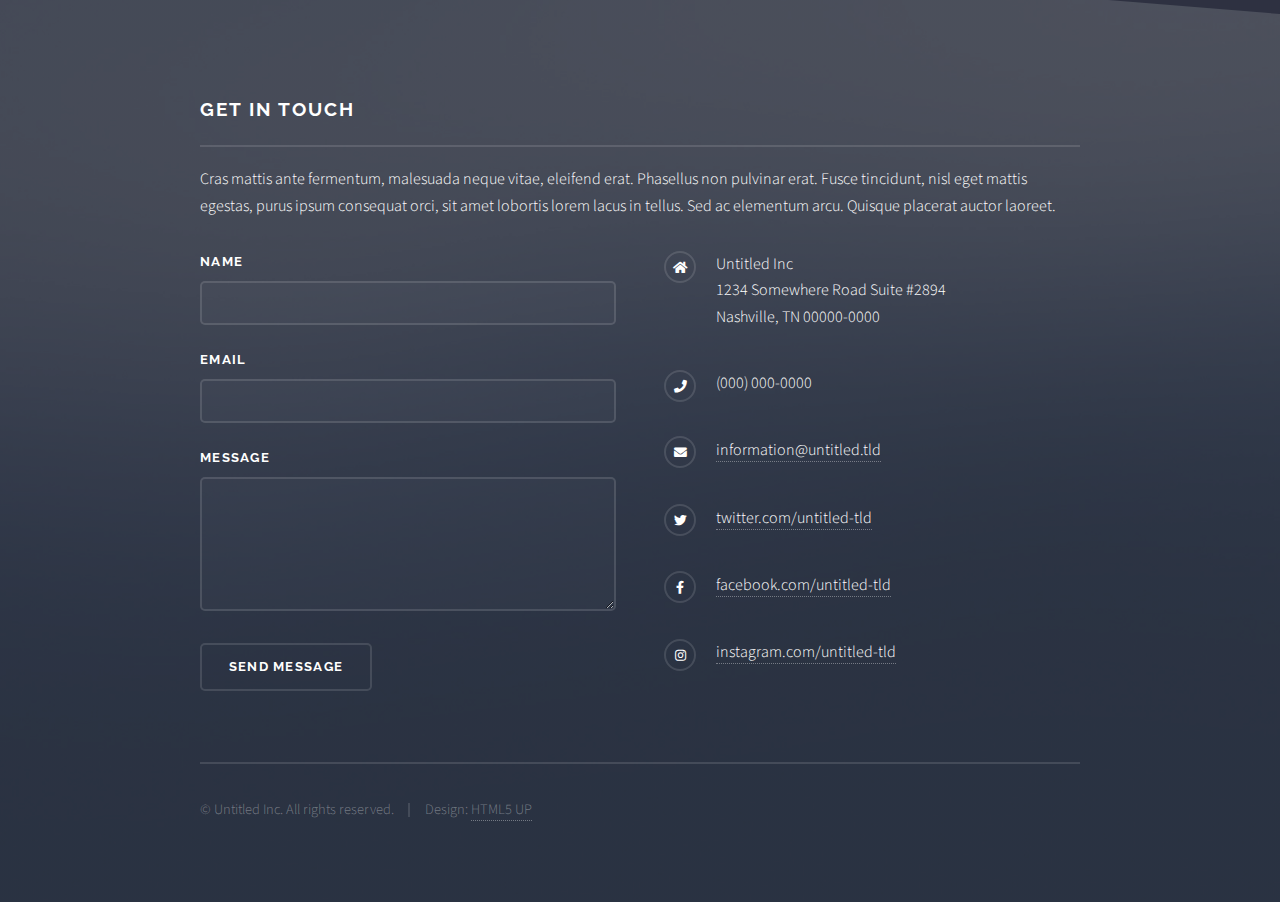
<file: generic.html>
<!DOCTYPE HTML>
<!--
	Solid State by HTML5 UP
	html5up.net | @ajlkn
	Free for personal and commercial use under the CCA 3.0 license (html5up.net/license)
-->
<html>
	<head>
		<title>Generic - Solid State by HTML5 UP</title>
		<meta charset="utf-8" />
		<meta name="viewport" content="width=device-width, initial-scale=1, user-scalable=no" />
		<link rel="stylesheet" href="assets/css/main.css" />
		<noscript><link rel="stylesheet" href="assets/css/noscript.css" /></noscript>
	</head>
	<body class="is-preload">

		<!-- Page Wrapper -->
			<div id="page-wrapper">

				<!-- Header -->
					<header id="header">
						<h1><a href="index.html">Solid State</a></h1>
						<nav>
							<a href="#menu">Menu</a>
						</nav>
					</header>

				<!-- Menu -->
					<nav id="menu">
						<div class="inner">
							<h2>Menu</h2>
							<ul class="links">
								<li><a href="index.html">Home</a></li>
								<li><a href="generic.html">Generic</a></li>
								<li><a href="elements.html">Elements</a></li>
								<li><a href="#">Log In</a></li>
								<li><a href="#">Sign Up</a></li>
							</ul>
							<a href="#" class="close">Close</a>
						</div>
					</nav>

				<!-- Wrapper -->
					<section id="wrapper">
						<header>
							<div class="inner">
								<h2>Generic</h2>
								<p>Phasellus non pulvinar erat. Fusce tincidunt nisl eget ipsum.</p>
							</div>
						</header>

						<!-- Content -->
							<div class="wrapper">
								<div class="inner">

									<h3 class="major">Lorem ipsum dolor</h3>
									<p>Morbi mattis mi consectetur tortor elementum, varius pellentesque velit convallis. Aenean tincidunt lectus auctor mauris maximus, ac scelerisque ipsum tempor. Duis vulputate ex et ex tincidunt, quis lacinia velit aliquet. Duis non efficitur nisi, id malesuada justo. Maecenas sagittis felis ac sagittis semper. Curabitur purus leo donec vel dolor at arcu tincidunt bibendum. Interdum et malesuada fames ac ante ipsum primis in faucibus. Fusce ut aliquet justo. Donec id neque ipsum. Integer eget ultricies odio. Nam vel ex a orci fringilla tincidunt. Aliquam eleifend ligula non velit accumsan cursus. Etiam ut gravida sapien.</p>

									<p>Vestibulum ultrices risus velit, sit amet blandit massa auctor sit amet. Sed eu lectus sem. Phasellus in odio at ipsum porttitor mollis id vel diam. Praesent sit amet posuere risus, eu faucibus lectus. Vivamus ex ligula, tempus pulvinar ipsum in, auctor porta quam. Proin nec commodo, vel scelerisque nisi scelerisque. Suspendisse id quam vel tortor tincidunt suscipit. Nullam auctor orci eu dolor consectetur, interdum ullamcorper ante tincidunt. Mauris felis nec felis elementum varius.</p>

									<h3 class="major">Vitae phasellus</h3>
									<p>Cras mattis ante fermentum, malesuada neque vitae, eleifend erat. Phasellus non pulvinar erat. Fusce tincidunt, nisl eget mattis egestas, purus ipsum consequat orci, sit amet lobortis lorem lacus in tellus. Sed ac elementum arcu. Quisque placerat auctor laoreet.</p>

									<section class="features">
										<article>
											<a href="#" class="image"><img src="images/pic04.jpg" alt="" /></a>
											<h3 class="major">Sed feugiat lorem</h3>
											<p>Lorem ipsum dolor sit amet, consectetur adipiscing vehicula id nulla dignissim dapibus ultrices.</p>
											<a href="#" class="special">Learn more</a>
										</article>
										<article>
											<a href="#" class="image"><img src="images/pic05.jpg" alt="" /></a>
											<h3 class="major">Nisl placerat</h3>
											<p>Lorem ipsum dolor sit amet, consectetur adipiscing vehicula id nulla dignissim dapibus ultrices.</p>
											<a href="#" class="special">Learn more</a>
										</article>
									</section>

								</div>
							</div>

					</section>

				<!-- Footer -->
					<section id="footer">
						<div class="inner">
							<h2 class="major">Get in touch</h2>
							<p>Cras mattis ante fermentum, malesuada neque vitae, eleifend erat. Phasellus non pulvinar erat. Fusce tincidunt, nisl eget mattis egestas, purus ipsum consequat orci, sit amet lobortis lorem lacus in tellus. Sed ac elementum arcu. Quisque placerat auctor laoreet.</p>
							<form method="post" action="#">
								<div class="fields">
									<div class="field">
										<label for="name">Name</label>
										<input type="text" name="name" id="name" />
									</div>
									<div class="field">
										<label for="email">Email</label>
										<input type="email" name="email" id="email" />
									</div>
									<div class="field">
										<label for="message">Message</label>
										<textarea name="message" id="message" rows="4"></textarea>
									</div>
								</div>
								<ul class="actions">
									<li><input type="submit" value="Send Message" /></li>
								</ul>
							</form>
							<ul class="contact">
								<li class="icon solid fa-home">
									Untitled Inc<br />
									1234 Somewhere Road Suite #2894<br />
									Nashville, TN 00000-0000
								</li>
								<li class="icon solid fa-phone">(000) 000-0000</li>
								<li class="icon solid fa-envelope"><a href="#">information@untitled.tld</a></li>
								<li class="icon brands fa-twitter"><a href="#">twitter.com/untitled-tld</a></li>
								<li class="icon brands fa-facebook-f"><a href="#">facebook.com/untitled-tld</a></li>
								<li class="icon brands fa-instagram"><a href="#">instagram.com/untitled-tld</a></li>
							</ul>
							<ul class="copyright">
								<li>&copy; Untitled Inc. All rights reserved.</li><li>Design: <a href="http://html5up.net">HTML5 UP</a></li>
							</ul>
						</div>
					</section>

			</div>

		<!-- Scripts -->
			<script src="assets/js/jquery.min.js"></script>
			<script src="assets/js/jquery.scrollex.min.js"></script>
			<script src="assets/js/browser.min.js"></script>
			<script src="assets/js/breakpoints.min.js"></script>
			<script src="assets/js/util.js"></script>
			<script src="assets/js/main.js"></script>

	</body>
</html>
</file>
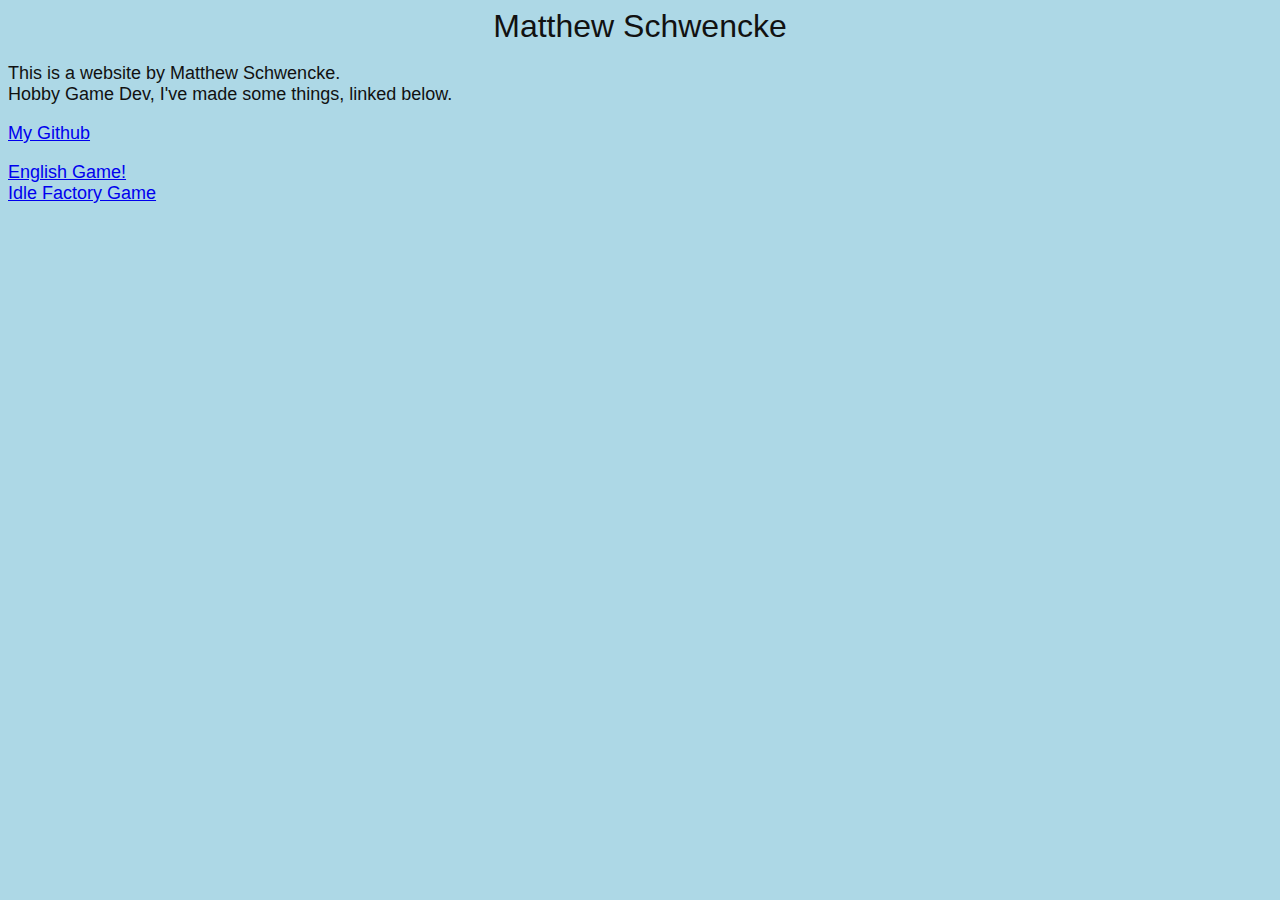
<file: index-OLD.html>
<!DOCTYPE html>
<html>
    <head>
        <link rel="stylesheet" type="text/css" href="interface.css"/>
        <meta charset="utf-8">


    </head>
    <body>
        <div class="title">Matthew Schwencke</div>
        <p>This is a website by Matthew Schwencke.<br/>
            Hobby Game Dev, 
            I've made some things, linked below.</p>
        <p><a href="https://github.com/Schwenckenator">My Github</a></p>
        
        <a href="English Grammar Battle/english_sentence_challenge.html"> English Game!</a><br/>
        <a href="IdleFactoryGame/factory.html"> Idle Factory Game</a><br/>
    </body>
</html>
</file>
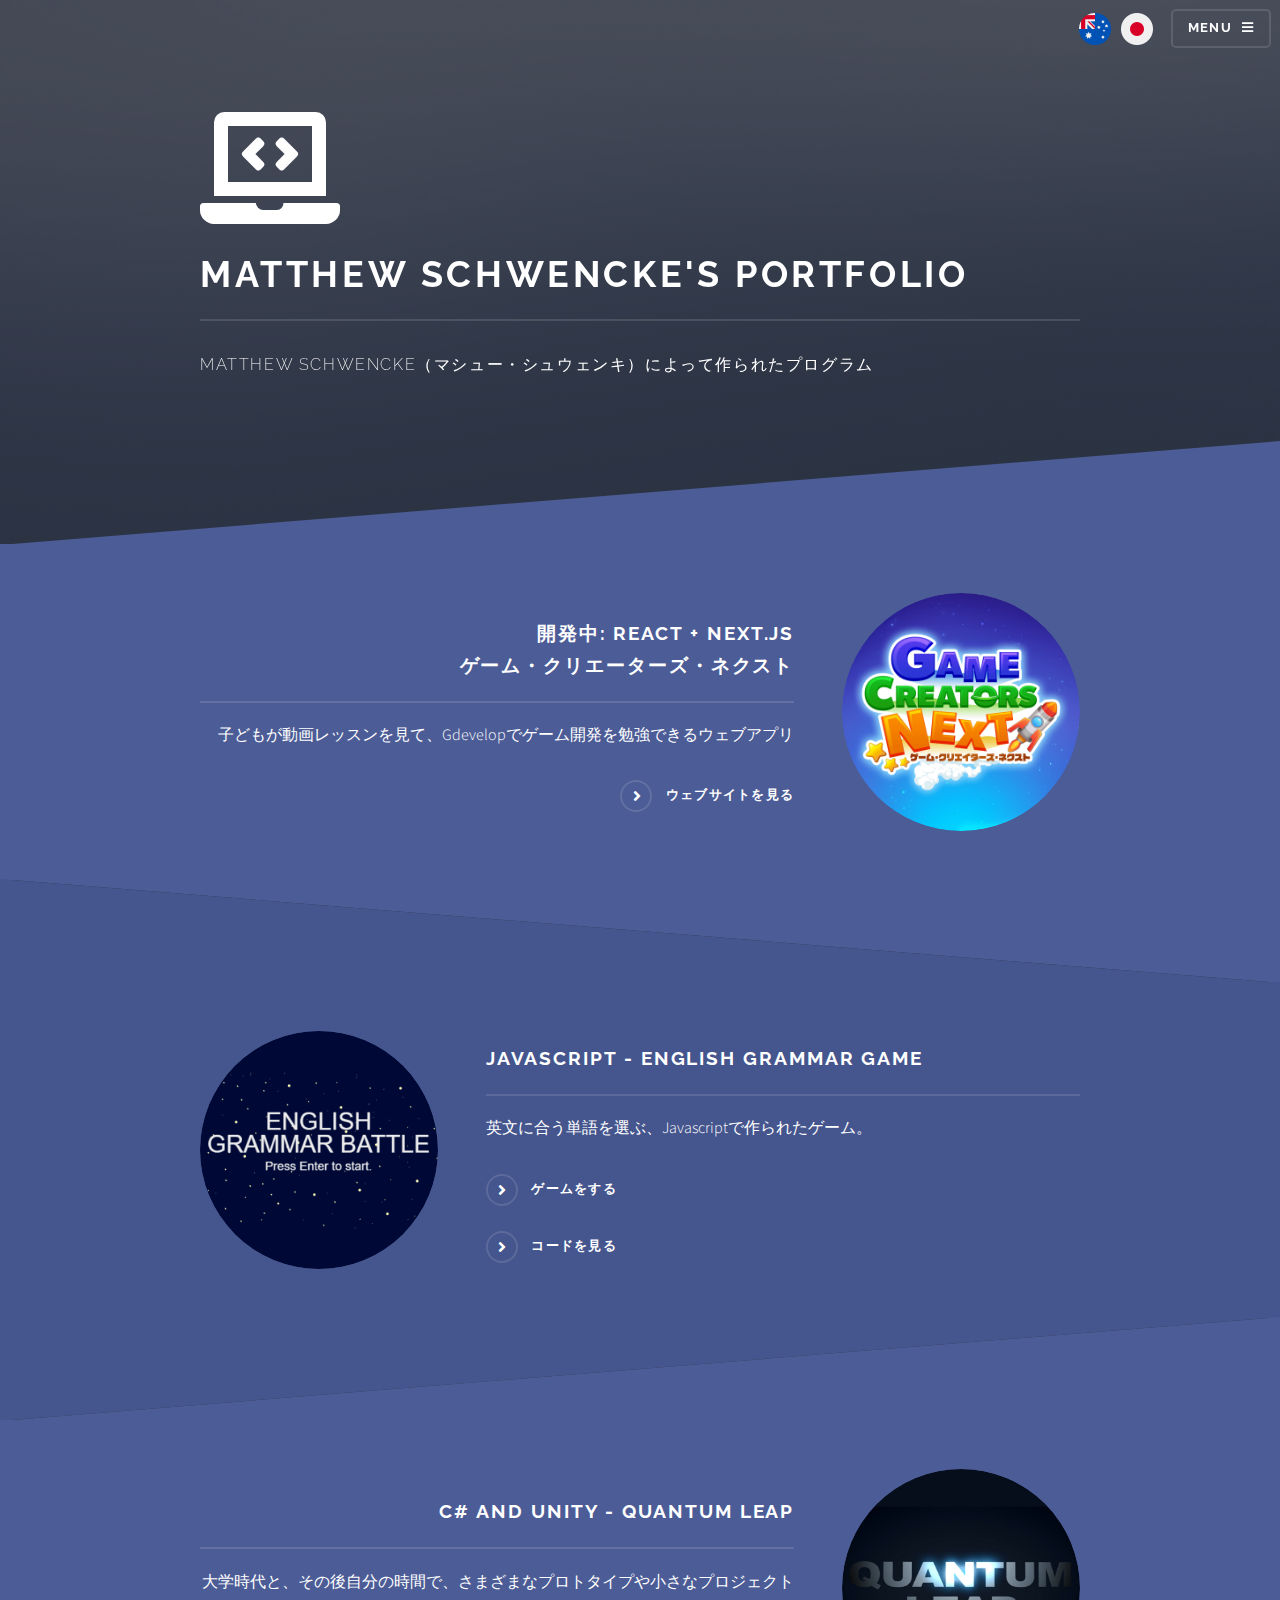
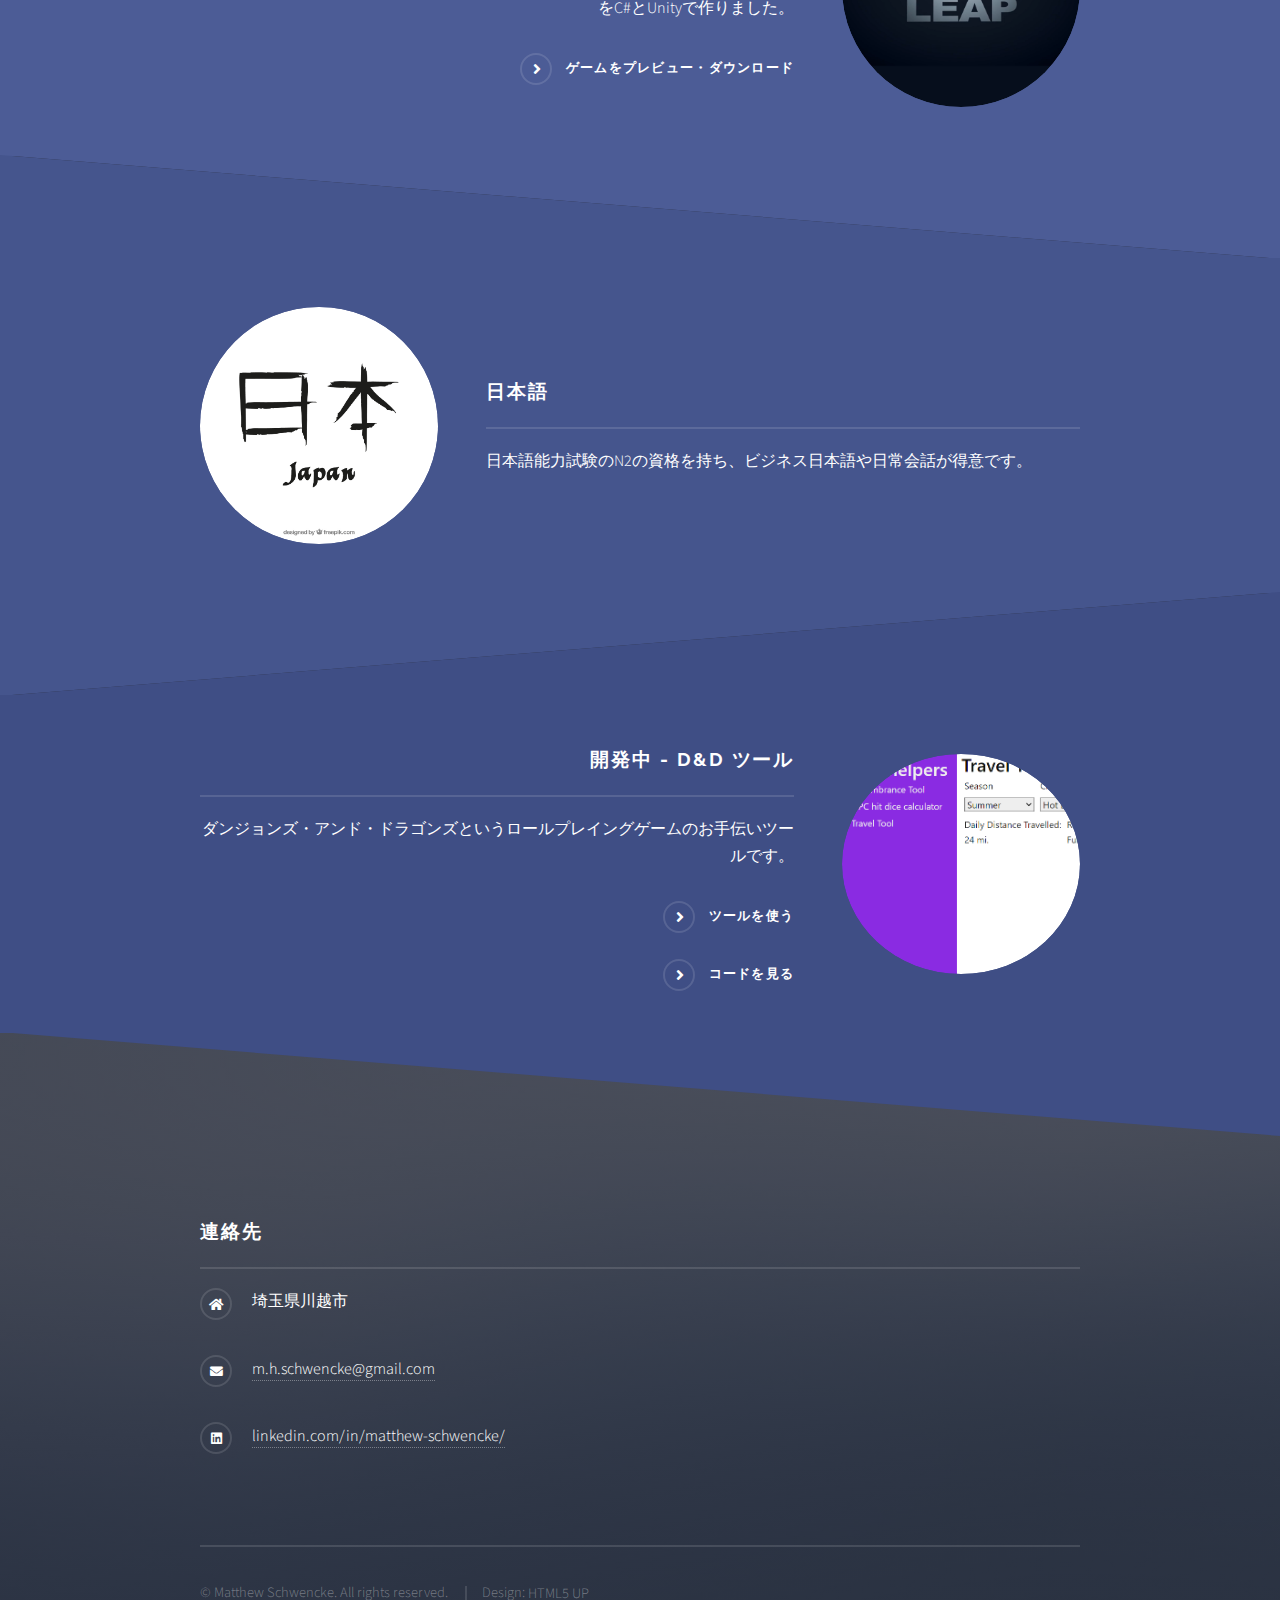
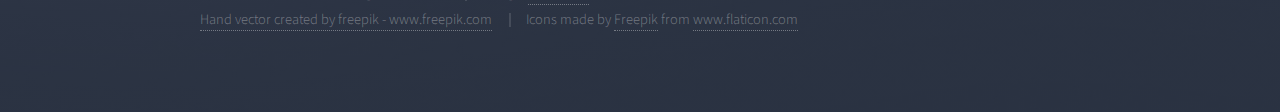
<file: jp.html>
<!DOCTYPE HTML>
<!--
	Solid State by HTML5 UP
	html5up.net | @ajlkn
	Free for personal and commercial use under the CCA 3.0 license (html5up.net/license)
-->
<html>

<head>
    <title>Matthew Schwencke</title>
    <meta charset="utf-8" />
    <meta name="viewport" content="width=device-width, initial-scale=1, user-scalable=no" />
    <link rel="stylesheet" href="assets/css/main.css" />
    <noscript>
        <link rel="stylesheet" href="assets/css/noscript.css" />
    </noscript>
</head>

<body class="is-preload">

    <!-- Page Wrapper -->
    <div id="page-wrapper">

        <!-- Header -->
        <header id="header" class="alt">
            <h1><a href="index.html">Matthew Schwencke</a></h1>
            <nav>
                <a href="index.html" class="image" style="padding-right: 0;"><img style="width: 32px;"
                        src="images/australia-round.png" alt="" /></a>
                <a href="jp.html" class="image" style="padding-left: 0.5em;"><img style="width: 32px;"
                        src="images/japan-round.png" alt="" /></a>
                <a href="#menu">Menu</a>

            </nav>
        </header>

        <!-- Menu -->
        <nav id="menu">
            <div class="inner">
                <h2>Menu</h2>
                <ul class="links">
                    <li><a href="#banner">トップ</a></li>
                    <li><a href="#zero">React + Next.Js</a></li>
                    <li><a href="#one">Javascript</a></li>
                    <li><a href="#two">C# と Unity</a></li>
                    <li><a href="#three">日本語力</a></li>
                    <li><a href="#footer">連絡先</a></li>
                </ul>
                <a href="#" class="close">Close</a>
            </div>
        </nav>

        <!-- Banner -->
        <section id="banner">
            <div class="inner">
                <div class="logo"><span class="fas fa-7x fa-laptop-code"></span></div>
                <h2>Matthew Schwencke's Portfolio</h2>
                <p>Matthew Schwencke（マシュー・シュウェンキ）によって作られたプログラム</p>
            </div>
        </section>

        <!-- Wrapper -->
        <section id="wrapper">

            <!-- Zero -->
            <section id="zero" class="wrapper spotlight style1">
                <div class="inner">
                    <a href="#" class="image"><img src="images/logo_ogp.png" alt="" /></a>
                    <div class="content">
                        <h2 class="major">開発中: React + Next.js <br> ゲーム・クリエーターズ・ネクスト</h2>
                        <p>
                            子どもが動画レッスンを見て、Gdevelopでゲーム開発を勉強できるウェブアプリ
                        </p>
                        <a href="https://www.gamecreatorsnext.com" class="special">ウェブサイトを見る </a>
                    </div>
                </div>
            </section>

            <!-- One -->
            <section id="one" class="wrapper alt spotlight style2">
                <div class="inner">
                    <a href="#" class="image"><img src="images/EnglishGrammarGameImg.png" alt="" /></a>
                    <div class="content">
                        <h2 class="major">Javascript - English Grammar Game</h2>
                        <p>英文に合う単語を選ぶ、Javascriptで作られたゲーム。</p>
                        <a href="https://splashbeats.github.io/EnglishGrammarBattle/" class="special">ゲームをする</a>
                        <a href="https://github.com/Splashbeats/EnglishGrammarBattle" class="special">コードを見る</a>
                    </div>
                </div>
            </section>

            <!-- Two -->
            <section id="two" class="wrapper spotlight style1">
                <div class="inner">
                    <a href="#" class="image"><img src="images/QuantumLeap.png" alt="" /></a>
                    <div class="content">
                        <h2 class="major">C# and Unity - Quantum Leap</h2>
                        <p>大学時代と、その後自分の時間で、さまざまなプロトタイプや小さなプロジェクトをC#とUnityで作りました。</p>
                        <a href="https://www.indiedb.com/games/quantum-leap" class="special">ゲームをプレビュー・ダウンロード</a>
                    </div>
                </div>
            </section>

            <!-- Three -->
            <section id="three" class="wrapper alt spotlight style2">
                <div class="inner">
                    <a href="#" class="image"><img src="images/03-01.jpg" alt="" /></a>
                    <div class="content">
                        <h2 class="major">日本語</h2>

                        <p>日本語能力試験のN2の資格を持ち、ビジネス日本語や日常会話が得意です。</p>
                        <!-- <a href="#" class="special">Learn more</a> -->
                    </div>
                </div>
            </section>

            <!-- Four -->
            <section id="four" class="wrapper spotlight style3">
                <div class="inner">
                    <a href="#" class="image"><img src="images/D&D tools.png" alt="" /></a>
                    <div class="content">
                        <h2 class="major">開発中 - D&amp;D ツール</h2>
                        <p>ダンジョンズ・アンド・ドラゴンズというロールプレイングゲームのお手伝いツールです。</p>
                        <a href="https://schwenckenator.github.io/dndhelpers" class="special">ツールを使う</a>
                        <a href="https://github.com/Schwenckenator/dndhelpers" class="special">コードを見る</a>
                    </div>
                </div>
            </section>
            <!-- Four -->
            <!-- <section id="four" class="wrapper alt style1">
								<div class="inner">
									<h2 class="major">Vitae phasellus</h2>
									<p>Cras mattis ante fermentum, malesuada neque vitae, eleifend erat. Phasellus non pulvinar erat. Fusce tincidunt, nisl eget mattis egestas, purus ipsum consequat orci, sit amet lobortis lorem lacus in tellus. Sed ac elementum arcu. Quisque placerat auctor laoreet.</p>
									<section class="features">
										<article>
											<a href="#" class="image"><img src="images/pic04.jpg" alt="" /></a>
											<h3 class="major">Sed feugiat lorem</h3>
											<p>Lorem ipsum dolor sit amet, consectetur adipiscing vehicula id nulla dignissim dapibus ultrices.</p>
											<a href="#" class="special">Learn more</a>
										</article>
										<article>
											<a href="#" class="image"><img src="images/pic05.jpg" alt="" /></a>
											<h3 class="major">Nisl placerat</h3>
											<p>Lorem ipsum dolor sit amet, consectetur adipiscing vehicula id nulla dignissim dapibus ultrices.</p>
											<a href="#" class="special">Learn more</a>
										</article>
										<article>
											<a href="#" class="image"><img src="images/pic06.jpg" alt="" /></a>
											<h3 class="major">Ante fermentum</h3>
											<p>Lorem ipsum dolor sit amet, consectetur adipiscing vehicula id nulla dignissim dapibus ultrices.</p>
											<a href="#" class="special">Learn more</a>
										</article>
										<article>
											<a href="#" class="image"><img src="images/pic07.jpg" alt="" /></a>
											<h3 class="major">Fusce consequat</h3>
											<p>Lorem ipsum dolor sit amet, consectetur adipiscing vehicula id nulla dignissim dapibus ultrices.</p>
											<a href="#" class="special">Learn more</a>
										</article>
									</section>
									<ul class="actions">
										<li><a href="#" class="button">Browse All</a></li>
									</ul>
								</div>
							</section> -->

        </section>

        <!-- Footer -->
        <section id="footer">
            <div class="inner">
                <h2 class="major">連絡先</h2>
                <!-- <p>Please get in contact via Linkedin.</p> -->

                <ul class="contact">
                    <li class="icon solid fa-home">
                        埼玉県川越市
                    </li>
                    <li class="icon solid fa-envelope"><a href="#">m.h.schwencke@gmail.com</a></li>
                    <li class="icon brands fa-linkedin"><a
                            href="https://www.linkedin.com/in/matthew-schwencke-37096688/">linkedin.com/in/matthew-schwencke/</a>
                    </li>
                    </li>
                    <!-- <li class="icon brands fa-twitter"><a href="#">twitter.com/untitled-tld</a></li>
								<li class="icon brands fa-facebook-f"><a href="#">facebook.com/untitled-tld</a></li>
								<li class="icon brands fa-instagram"><a href="#">instagram.com/untitled-tld</a></li> -->
                </ul>
                <ul class="copyright">
                    <li>&copy; Matthew Schwencke. All rights reserved.</li>
                    <li>Design: <a href="http://html5up.net">HTML5 UP</a></li><br>
                    <li style="border-left: none; padding-left: 0; margin-left: 0;"><a
                            href='https://www.freepik.com/vectors/hand'>Hand vector created by freepik -
                            www.freepik.com</a></li>
                    <li>Icons made by <a href="https://www.flaticon.com/authors/freepik" title="Freepik">Freepik</a>
                        from <a href="https://www.flaticon.com/" title="Flaticon">www.flaticon.com</a></li>
                </ul>

            </div>
        </section>

    </div>

    <!-- Scripts -->
    <script src="assets/js/jquery.min.js"></script>
    <script src="assets/js/jquery.scrollex.min.js"></script>
    <script src="assets/js/browser.min.js"></script>
    <script src="assets/js/breakpoints.min.js"></script>
    <script src="assets/js/util.js"></script>
    <script src="assets/js/main.js"></script>

</body>

</html>
</file>
<file: assets/css/noscript.css>
/*
	Solid State by HTML5 UP
	html5up.net | @ajlkn
	Free for personal and commercial use under the CCA 3.0 license (html5up.net/license)
*/

/* Banner */

	body.is-preload #banner .logo {
		-moz-transform: none;
		-webkit-transform: none;
		-ms-transform: none;
		transform: none;
		opacity: 1;
	}

	body.is-preload #banner h2 {
		opacity: 1;
		-moz-transform: none;
		-webkit-transform: none;
		-ms-transform: none;
		transform: none;
		-moz-filter: none;
		-webkit-filter: none;
		-ms-filter: none;
		filter: none;
	}

	body.is-preload #banner p {
		opacity: 01;
		-moz-transform: none;
		-webkit-transform: none;
		-ms-transform: none;
		transform: none;
		-moz-filter: none;
		-webkit-filter: none;
		-ms-filter: none;
		filter: none;
	}
</file>
<file: interface.css>
body{
    background-color: lightblue;
    font-size: large;
    color: #111111;
    font-family: 'Segoe UI', Tahoma, Geneva, Verdana, sans-serif;
}

.title{
    font-size: xx-large;
    color: #111111;
    text-align: center;
}
</file>
<file: assets/css/main.css>
@import url(fontawesome-all.min.css);
@import url("https://fonts.googleapis.com/css?family=Raleway:200,700|Source+Sans+Pro:300,600,300italic,600italic");

/*
	Solid State by HTML5 UP
	html5up.net | @ajlkn
	Free for personal and commercial use under the CCA 3.0 license (html5up.net/license)
*/

html, body, div, span, applet, object,
iframe, h1, h2, h3, h4, h5, h6, p, blockquote,
pre, a, abbr, acronym, address, big, cite,
code, del, dfn, em, img, ins, kbd, q, s, samp,
small, strike, strong, sub, sup, tt, var, b,
u, i, center, dl, dt, dd, ol, ul, li, fieldset,
form, label, legend, table, caption, tbody,
tfoot, thead, tr, th, td, article, aside,
canvas, details, embed, figure, figcaption,
footer, header, hgroup, menu, nav, output, ruby,
section, summary, time, mark, audio, video {
	margin: 0;
	padding: 0;
	border: 0;
	font-size: 100%;
	font: inherit;
	vertical-align: middle;}

article, aside, details, figcaption, figure,
footer, header, hgroup, menu, nav, section {
	display: block;}

body {
	line-height: 1;
}

ol, ul {
	list-style: none;
}

blockquote, q {
	quotes: none;
}

	blockquote:before, blockquote:after, q:before, q:after {
		content: '';
		content: none;
	}

table {
	border-collapse: collapse;
	border-spacing: 0;
}

body {
	-webkit-text-size-adjust: none;
}

mark {
	background-color: transparent;
	color: inherit;
}

input::-moz-focus-inner {
	border: 0;
	padding: 0;
}

input, select, textarea {
	-moz-appearance: none;
	-webkit-appearance: none;
	-ms-appearance: none;
	appearance: none;
}

/* Basic */

	@-ms-viewport {
		width: device-width;
	}

	body {
		-ms-overflow-style: scrollbar;
	}

	@media screen and (max-width: 480px) {

		html, body {
			min-width: 320px;
		}

	}

	html {
		box-sizing: border-box;
	}

	*, *:before, *:after {
		box-sizing: inherit;
	}

	body {
		background-color: #2e3141;
		background-image: linear-gradient(to top, rgba(46, 49, 65, 0.8), rgba(46, 49, 65, 0.8)), url("../../images/bg.jpg");
		background-size: auto,
 cover;
		background-attachment: fixed,
 fixed;
		background-position: center,
 center;
	}

		body.is-preload *, body.is-preload *:before, body.is-preload *:after {
			-moz-animation: none !important;
			-webkit-animation: none !important;
			-ms-animation: none !important;
			animation: none !important;
			-moz-transition: none !important;
			-webkit-transition: none !important;
			-ms-transition: none !important;
			transition: none !important;
		}

/* Type */

	body, input, select, textarea {
		color: #ffffff;
		font-family: "Source Sans Pro", Helvetica, sans-serif;
		font-size: 16.5pt;
		font-weight: 300;
		line-height: 1.65;
	}

		@media screen and (max-width: 1680px) {

			body, input, select, textarea {
				font-size: 13pt;
			}

		}

		@media screen and (max-width: 1280px) {

			body, input, select, textarea {
				font-size: 12pt;
			}

		}

		@media screen and (max-width: 980px) {

			body, input, select, textarea {
				font-size: 12pt;
			}

		}

		@media screen and (max-width: 736px) {

			body, input, select, textarea {
				font-size: 12pt;
			}

		}

		@media screen and (max-width: 480px) {

			body, input, select, textarea {
				font-size: 12pt;
			}

		}

	a {
		-moz-transition: color 0.2s ease-in-out, border-bottom-color 0.2s ease-in-out;
		-webkit-transition: color 0.2s ease-in-out, border-bottom-color 0.2s ease-in-out;
		-ms-transition: color 0.2s ease-in-out, border-bottom-color 0.2s ease-in-out;
		transition: color 0.2s ease-in-out, border-bottom-color 0.2s ease-in-out;
		border-bottom: dotted 1px rgba(255, 255, 255, 0.35);
		color: #ffffff;
		text-decoration: none;
	}

		a:hover {
			border-bottom-color: transparent;
			color: #ffffff !important;
		}

		a.special:not(.button) {
			text-decoration: none;
			border-bottom: 0;
			display: block;
			font-family: Raleway, Helvetica, sans-serif;
			font-size: 0.8em;
			font-weight: 700;
			letter-spacing: 0.1em;
			margin: 0 0 2em 0;
			text-transform: uppercase;
		}

			a.special:not(.button):before {
				-moz-osx-font-smoothing: grayscale;
				-webkit-font-smoothing: antialiased;
				display: inline-block;
				font-style: normal;
				font-variant: normal;
				text-rendering: auto;
				line-height: 1;
				text-transform: none !important;
				font-family: 'Font Awesome 5 Free';
				font-weight: 900;
			}

			a.special:not(.button):before {
				-moz-transition: background-color 0.2s ease-in-out;
				-webkit-transition: background-color 0.2s ease-in-out;
				-ms-transition: background-color 0.2s ease-in-out;
				transition: background-color 0.2s ease-in-out;
				border-radius: 100%;
				border: solid 2px rgba(255, 255, 255, 0.125);
				content: '\f105';
				display: inline-block;
				font-size: 1.25em;
				height: 2em;
				line-height: 1.75em;
				margin-right: 0.85em;
				text-align: center;
				text-indent: 0.15em;
				vertical-align: middle;
				width: 2em;
			}

			a.special:not(.button):hover:before {
				background-color: rgba(255, 255, 255, 0.025);
			}

			a.special:not(.button):active:before {
				background-color: rgba(255, 255, 255, 0.075);
			}

	strong, b {
		color: #ffffff;
		font-weight: 600;
	}

	em, i {
		font-style: italic;
	}

	p {
		margin: 0 0 2em 0;
	}

	h1, h2, h3, h4, h5, h6 {
		color: #ffffff;
		font-family: Raleway, Helvetica, sans-serif;
		font-weight: 700;
		letter-spacing: 0.1em;
		margin: 0 0 1em 0;
		text-transform: uppercase;
	}

		h1 a, h2 a, h3 a, h4 a, h5 a, h6 a {
			color: inherit;
			text-decoration: none;
			border-bottom: 0;
		}

		h1 span, h2 span, h3 span, h4 span, h5 span, h6 span {
			font-weight: 200;
		}

		h1.major, h2.major, h3.major, h4.major, h5.major, h6.major {
			padding-bottom: 1em;
			border-bottom: solid 2px rgba(255, 255, 255, 0.125);
		}

	h2 {
		font-size: 1.2em;
	}

	h3 {
		font-size: 0.9em;
	}

	h4 {
		font-size: 0.7em;
	}

	h5 {
		font-size: 0.7em;
	}

	h6 {
		font-size: 0.7em;
	}

	@media screen and (max-width: 736px) {

		h2 {
			font-size: 1em;
		}

		h3 {
			font-size: 0.8em;
		}

	}

	sub {
		font-size: 0.8em;
		position: relative;
		top: 0.5em;
	}

	sup {
		font-size: 0.8em;
		position: relative;
		top: -0.5em;
	}

	blockquote {
		border-left: solid 4px rgba(255, 255, 255, 0.125);
		font-style: italic;
		margin: 0 0 2em 0;
		padding: 0.5em 0 0.5em 2em;
	}

	code {
		background: rgba(255, 255, 255, 0.025);
		border-radius: 5px;
		border: solid 2px rgba(255, 255, 255, 0.125);
		font-family: "Courier New", monospace;
		font-size: 0.9em;
		margin: 0 0.25em;
		padding: 0.25em 0.65em;
	}

	pre {
		-webkit-overflow-scrolling: touch;
		font-family: "Courier New", monospace;
		font-size: 0.9em;
		margin: 0 0 2em 0;
	}

		pre code {
			display: block;
			line-height: 1.75em;
			padding: 1em 1.5em;
			overflow-x: auto;
		}

	hr {
		border: 0;
		border-bottom: solid 2px rgba(255, 255, 255, 0.125);
		margin: 2.5em 0;
	}

		hr.major {
			margin: 4em 0;
		}

	.align-left {
		text-align: left;
	}

	.align-center {
		text-align: center;
	}

	.align-right {
		text-align: right;
	}

/* Row */

	.row {
		display: flex;
		flex-wrap: wrap;
		box-sizing: border-box;
		align-items: stretch;
	}

		.row > * {
			box-sizing: border-box;
		}

		.row.gtr-uniform > * > :last-child {
			margin-bottom: 0;
		}

		.row.aln-left {
			justify-content: flex-start;
		}

		.row.aln-center {
			justify-content: center;
		}

		.row.aln-right {
			justify-content: flex-end;
		}

		.row.aln-top {
			align-items: flex-start;
		}

		.row.aln-middle {
			align-items: center;
		}

		.row.aln-bottom {
			align-items: flex-end;
		}

		.row > .imp {
			order: -1;
		}

		.row > .col-1 {
			width: 8.33333%;
		}

		.row > .off-1 {
			margin-left: 8.33333%;
		}

		.row > .col-2 {
			width: 16.66667%;
		}

		.row > .off-2 {
			margin-left: 16.66667%;
		}

		.row > .col-3 {
			width: 25%;
		}

		.row > .off-3 {
			margin-left: 25%;
		}

		.row > .col-4 {
			width: 33.33333%;
		}

		.row > .off-4 {
			margin-left: 33.33333%;
		}

		.row > .col-5 {
			width: 41.66667%;
		}

		.row > .off-5 {
			margin-left: 41.66667%;
		}

		.row > .col-6 {
			width: 50%;
		}

		.row > .off-6 {
			margin-left: 50%;
		}

		.row > .col-7 {
			width: 58.33333%;
		}

		.row > .off-7 {
			margin-left: 58.33333%;
		}

		.row > .col-8 {
			width: 66.66667%;
		}

		.row > .off-8 {
			margin-left: 66.66667%;
		}

		.row > .col-9 {
			width: 75%;
		}

		.row > .off-9 {
			margin-left: 75%;
		}

		.row > .col-10 {
			width: 83.33333%;
		}

		.row > .off-10 {
			margin-left: 83.33333%;
		}

		.row > .col-11 {
			width: 91.66667%;
		}

		.row > .off-11 {
			margin-left: 91.66667%;
		}

		.row > .col-12 {
			width: 100%;
		}

		.row > .off-12 {
			margin-left: 100%;
		}

		.row.gtr-0 {
			margin-top: 0;
			margin-left: 0em;
		}

			.row.gtr-0 > * {
				padding: 0 0 0 0em;
			}

			.row.gtr-0.gtr-uniform {
				margin-top: 0em;
			}

				.row.gtr-0.gtr-uniform > * {
					padding-top: 0em;
				}

		.row.gtr-25 {
			margin-top: 0;
			margin-left: -0.4375em;
		}

			.row.gtr-25 > * {
				padding: 0 0 0 0.4375em;
			}

			.row.gtr-25.gtr-uniform {
				margin-top: -0.4375em;
			}

				.row.gtr-25.gtr-uniform > * {
					padding-top: 0.4375em;
				}

		.row.gtr-50 {
			margin-top: 0;
			margin-left: -0.875em;
		}

			.row.gtr-50 > * {
				padding: 0 0 0 0.875em;
			}

			.row.gtr-50.gtr-uniform {
				margin-top: -0.875em;
			}

				.row.gtr-50.gtr-uniform > * {
					padding-top: 0.875em;
				}

		.row {
			margin-top: 0;
			margin-left: -1.75em;
		}

			.row > * {
				padding: 0 0 0 1.75em;
			}

			.row.gtr-uniform {
				margin-top: -1.75em;
			}

				.row.gtr-uniform > * {
					padding-top: 1.75em;
				}

		.row.gtr-150 {
			margin-top: 0;
			margin-left: -2.625em;
		}

			.row.gtr-150 > * {
				padding: 0 0 0 2.625em;
			}

			.row.gtr-150.gtr-uniform {
				margin-top: -2.625em;
			}

				.row.gtr-150.gtr-uniform > * {
					padding-top: 2.625em;
				}

		.row.gtr-200 {
			margin-top: 0;
			margin-left: -3.5em;
		}

			.row.gtr-200 > * {
				padding: 0 0 0 3.5em;
			}

			.row.gtr-200.gtr-uniform {
				margin-top: -3.5em;
			}

				.row.gtr-200.gtr-uniform > * {
					padding-top: 3.5em;
				}

		@media screen and (max-width: 1680px) {

			.row {
				display: flex;
				flex-wrap: wrap;
				box-sizing: border-box;
				align-items: stretch;
			}

				.row > * {
					box-sizing: border-box;
				}

				.row.gtr-uniform > * > :last-child {
					margin-bottom: 0;
				}

				.row.aln-left {
					justify-content: flex-start;
				}

				.row.aln-center {
					justify-content: center;
				}

				.row.aln-right {
					justify-content: flex-end;
				}

				.row.aln-top {
					align-items: flex-start;
				}

				.row.aln-middle {
					align-items: center;
				}

				.row.aln-bottom {
					align-items: flex-end;
				}

				.row > .imp-xlarge {
					order: -1;
				}

				.row > .col-1-xlarge {
					width: 8.33333%;
				}

				.row > .off-1-xlarge {
					margin-left: 8.33333%;
				}

				.row > .col-2-xlarge {
					width: 16.66667%;
				}

				.row > .off-2-xlarge {
					margin-left: 16.66667%;
				}

				.row > .col-3-xlarge {
					width: 25%;
				}

				.row > .off-3-xlarge {
					margin-left: 25%;
				}

				.row > .col-4-xlarge {
					width: 33.33333%;
				}

				.row > .off-4-xlarge {
					margin-left: 33.33333%;
				}

				.row > .col-5-xlarge {
					width: 41.66667%;
				}

				.row > .off-5-xlarge {
					margin-left: 41.66667%;
				}

				.row > .col-6-xlarge {
					width: 50%;
				}

				.row > .off-6-xlarge {
					margin-left: 50%;
				}

				.row > .col-7-xlarge {
					width: 58.33333%;
				}

				.row > .off-7-xlarge {
					margin-left: 58.33333%;
				}

				.row > .col-8-xlarge {
					width: 66.66667%;
				}

				.row > .off-8-xlarge {
					margin-left: 66.66667%;
				}

				.row > .col-9-xlarge {
					width: 75%;
				}

				.row > .off-9-xlarge {
					margin-left: 75%;
				}

				.row > .col-10-xlarge {
					width: 83.33333%;
				}

				.row > .off-10-xlarge {
					margin-left: 83.33333%;
				}

				.row > .col-11-xlarge {
					width: 91.66667%;
				}

				.row > .off-11-xlarge {
					margin-left: 91.66667%;
				}

				.row > .col-12-xlarge {
					width: 100%;
				}

				.row > .off-12-xlarge {
					margin-left: 100%;
				}

				.row.gtr-0 {
					margin-top: 0;
					margin-left: 0em;
				}

					.row.gtr-0 > * {
						padding: 0 0 0 0em;
					}

					.row.gtr-0.gtr-uniform {
						margin-top: 0em;
					}

						.row.gtr-0.gtr-uniform > * {
							padding-top: 0em;
						}

				.row.gtr-25 {
					margin-top: 0;
					margin-left: -0.4375em;
				}

					.row.gtr-25 > * {
						padding: 0 0 0 0.4375em;
					}

					.row.gtr-25.gtr-uniform {
						margin-top: -0.4375em;
					}

						.row.gtr-25.gtr-uniform > * {
							padding-top: 0.4375em;
						}

				.row.gtr-50 {
					margin-top: 0;
					margin-left: -0.875em;
				}

					.row.gtr-50 > * {
						padding: 0 0 0 0.875em;
					}

					.row.gtr-50.gtr-uniform {
						margin-top: -0.875em;
					}

						.row.gtr-50.gtr-uniform > * {
							padding-top: 0.875em;
						}

				.row {
					margin-top: 0;
					margin-left: -1.75em;
				}

					.row > * {
						padding: 0 0 0 1.75em;
					}

					.row.gtr-uniform {
						margin-top: -1.75em;
					}

						.row.gtr-uniform > * {
							padding-top: 1.75em;
						}

				.row.gtr-150 {
					margin-top: 0;
					margin-left: -2.625em;
				}

					.row.gtr-150 > * {
						padding: 0 0 0 2.625em;
					}

					.row.gtr-150.gtr-uniform {
						margin-top: -2.625em;
					}

						.row.gtr-150.gtr-uniform > * {
							padding-top: 2.625em;
						}

				.row.gtr-200 {
					margin-top: 0;
					margin-left: -3.5em;
				}

					.row.gtr-200 > * {
						padding: 0 0 0 3.5em;
					}

					.row.gtr-200.gtr-uniform {
						margin-top: -3.5em;
					}

						.row.gtr-200.gtr-uniform > * {
							padding-top: 3.5em;
						}

		}

		@media screen and (max-width: 1280px) {

			.row {
				display: flex;
				flex-wrap: wrap;
				box-sizing: border-box;
				align-items: stretch;
			}

				.row > * {
					box-sizing: border-box;
				}

				.row.gtr-uniform > * > :last-child {
					margin-bottom: 0;
				}

				.row.aln-left {
					justify-content: flex-start;
				}

				.row.aln-center {
					justify-content: center;
				}

				.row.aln-right {
					justify-content: flex-end;
				}

				.row.aln-top {
					align-items: flex-start;
				}

				.row.aln-middle {
					align-items: center;
				}

				.row.aln-bottom {
					align-items: flex-end;
				}

				.row > .imp-large {
					order: -1;
				}

				.row > .col-1-large {
					width: 8.33333%;
				}

				.row > .off-1-large {
					margin-left: 8.33333%;
				}

				.row > .col-2-large {
					width: 16.66667%;
				}

				.row > .off-2-large {
					margin-left: 16.66667%;
				}

				.row > .col-3-large {
					width: 25%;
				}

				.row > .off-3-large {
					margin-left: 25%;
				}

				.row > .col-4-large {
					width: 33.33333%;
				}

				.row > .off-4-large {
					margin-left: 33.33333%;
				}

				.row > .col-5-large {
					width: 41.66667%;
				}

				.row > .off-5-large {
					margin-left: 41.66667%;
				}

				.row > .col-6-large {
					width: 50%;
				}

				.row > .off-6-large {
					margin-left: 50%;
				}

				.row > .col-7-large {
					width: 58.33333%;
				}

				.row > .off-7-large {
					margin-left: 58.33333%;
				}

				.row > .col-8-large {
					width: 66.66667%;
				}

				.row > .off-8-large {
					margin-left: 66.66667%;
				}

				.row > .col-9-large {
					width: 75%;
				}

				.row > .off-9-large {
					margin-left: 75%;
				}

				.row > .col-10-large {
					width: 83.33333%;
				}

				.row > .off-10-large {
					margin-left: 83.33333%;
				}

				.row > .col-11-large {
					width: 91.66667%;
				}

				.row > .off-11-large {
					margin-left: 91.66667%;
				}

				.row > .col-12-large {
					width: 100%;
				}

				.row > .off-12-large {
					margin-left: 100%;
				}

				.row.gtr-0 {
					margin-top: 0;
					margin-left: 0em;
				}

					.row.gtr-0 > * {
						padding: 0 0 0 0em;
					}

					.row.gtr-0.gtr-uniform {
						margin-top: 0em;
					}

						.row.gtr-0.gtr-uniform > * {
							padding-top: 0em;
						}

				.row.gtr-25 {
					margin-top: 0;
					margin-left: -0.4375em;
				}

					.row.gtr-25 > * {
						padding: 0 0 0 0.4375em;
					}

					.row.gtr-25.gtr-uniform {
						margin-top: -0.4375em;
					}

						.row.gtr-25.gtr-uniform > * {
							padding-top: 0.4375em;
						}

				.row.gtr-50 {
					margin-top: 0;
					margin-left: -0.875em;
				}

					.row.gtr-50 > * {
						padding: 0 0 0 0.875em;
					}

					.row.gtr-50.gtr-uniform {
						margin-top: -0.875em;
					}

						.row.gtr-50.gtr-uniform > * {
							padding-top: 0.875em;
						}

				.row {
					margin-top: 0;
					margin-left: -1.75em;
				}

					.row > * {
						padding: 0 0 0 1.75em;
					}

					.row.gtr-uniform {
						margin-top: -1.75em;
					}

						.row.gtr-uniform > * {
							padding-top: 1.75em;
						}

				.row.gtr-150 {
					margin-top: 0;
					margin-left: -2.625em;
				}

					.row.gtr-150 > * {
						padding: 0 0 0 2.625em;
					}

					.row.gtr-150.gtr-uniform {
						margin-top: -2.625em;
					}

						.row.gtr-150.gtr-uniform > * {
							padding-top: 2.625em;
						}

				.row.gtr-200 {
					margin-top: 0;
					margin-left: -3.5em;
				}

					.row.gtr-200 > * {
						padding: 0 0 0 3.5em;
					}

					.row.gtr-200.gtr-uniform {
						margin-top: -3.5em;
					}

						.row.gtr-200.gtr-uniform > * {
							padding-top: 3.5em;
						}

		}

		@media screen and (max-width: 980px) {

			.row {
				display: flex;
				flex-wrap: wrap;
				box-sizing: border-box;
				align-items: stretch;
			}

				.row > * {
					box-sizing: border-box;
				}

				.row.gtr-uniform > * > :last-child {
					margin-bottom: 0;
				}

				.row.aln-left {
					justify-content: flex-start;
				}

				.row.aln-center {
					justify-content: center;
				}

				.row.aln-right {
					justify-content: flex-end;
				}

				.row.aln-top {
					align-items: flex-start;
				}

				.row.aln-middle {
					align-items: center;
				}

				.row.aln-bottom {
					align-items: flex-end;
				}

				.row > .imp-medium {
					order: -1;
				}

				.row > .col-1-medium {
					width: 8.33333%;
				}

				.row > .off-1-medium {
					margin-left: 8.33333%;
				}

				.row > .col-2-medium {
					width: 16.66667%;
				}

				.row > .off-2-medium {
					margin-left: 16.66667%;
				}

				.row > .col-3-medium {
					width: 25%;
				}

				.row > .off-3-medium {
					margin-left: 25%;
				}

				.row > .col-4-medium {
					width: 33.33333%;
				}

				.row > .off-4-medium {
					margin-left: 33.33333%;
				}

				.row > .col-5-medium {
					width: 41.66667%;
				}

				.row > .off-5-medium {
					margin-left: 41.66667%;
				}

				.row > .col-6-medium {
					width: 50%;
				}

				.row > .off-6-medium {
					margin-left: 50%;
				}

				.row > .col-7-medium {
					width: 58.33333%;
				}

				.row > .off-7-medium {
					margin-left: 58.33333%;
				}

				.row > .col-8-medium {
					width: 66.66667%;
				}

				.row > .off-8-medium {
					margin-left: 66.66667%;
				}

				.row > .col-9-medium {
					width: 75%;
				}

				.row > .off-9-medium {
					margin-left: 75%;
				}

				.row > .col-10-medium {
					width: 83.33333%;
				}

				.row > .off-10-medium {
					margin-left: 83.33333%;
				}

				.row > .col-11-medium {
					width: 91.66667%;
				}

				.row > .off-11-medium {
					margin-left: 91.66667%;
				}

				.row > .col-12-medium {
					width: 100%;
				}

				.row > .off-12-medium {
					margin-left: 100%;
				}

				.row.gtr-0 {
					margin-top: 0;
					margin-left: 0em;
				}

					.row.gtr-0 > * {
						padding: 0 0 0 0em;
					}

					.row.gtr-0.gtr-uniform {
						margin-top: 0em;
					}

						.row.gtr-0.gtr-uniform > * {
							padding-top: 0em;
						}

				.row.gtr-25 {
					margin-top: 0;
					margin-left: -0.4375em;
				}

					.row.gtr-25 > * {
						padding: 0 0 0 0.4375em;
					}

					.row.gtr-25.gtr-uniform {
						margin-top: -0.4375em;
					}

						.row.gtr-25.gtr-uniform > * {
							padding-top: 0.4375em;
						}

				.row.gtr-50 {
					margin-top: 0;
					margin-left: -0.875em;
				}

					.row.gtr-50 > * {
						padding: 0 0 0 0.875em;
					}

					.row.gtr-50.gtr-uniform {
						margin-top: -0.875em;
					}

						.row.gtr-50.gtr-uniform > * {
							padding-top: 0.875em;
						}

				.row {
					margin-top: 0;
					margin-left: -1.75em;
				}

					.row > * {
						padding: 0 0 0 1.75em;
					}

					.row.gtr-uniform {
						margin-top: -1.75em;
					}

						.row.gtr-uniform > * {
							padding-top: 1.75em;
						}

				.row.gtr-150 {
					margin-top: 0;
					margin-left: -2.625em;
				}

					.row.gtr-150 > * {
						padding: 0 0 0 2.625em;
					}

					.row.gtr-150.gtr-uniform {
						margin-top: -2.625em;
					}

						.row.gtr-150.gtr-uniform > * {
							padding-top: 2.625em;
						}

				.row.gtr-200 {
					margin-top: 0;
					margin-left: -3.5em;
				}

					.row.gtr-200 > * {
						padding: 0 0 0 3.5em;
					}

					.row.gtr-200.gtr-uniform {
						margin-top: -3.5em;
					}

						.row.gtr-200.gtr-uniform > * {
							padding-top: 3.5em;
						}

		}

		@media screen and (max-width: 736px) {

			.row {
				display: flex;
				flex-wrap: wrap;
				box-sizing: border-box;
				align-items: stretch;
			}

				.row > * {
					box-sizing: border-box;
				}

				.row.gtr-uniform > * > :last-child {
					margin-bottom: 0;
				}

				.row.aln-left {
					justify-content: flex-start;
				}

				.row.aln-center {
					justify-content: center;
				}

				.row.aln-right {
					justify-content: flex-end;
				}

				.row.aln-top {
					align-items: flex-start;
				}

				.row.aln-middle {
					align-items: center;
				}

				.row.aln-bottom {
					align-items: flex-end;
				}

				.row > .imp-small {
					order: -1;
				}

				.row > .col-1-small {
					width: 8.33333%;
				}

				.row > .off-1-small {
					margin-left: 8.33333%;
				}

				.row > .col-2-small {
					width: 16.66667%;
				}

				.row > .off-2-small {
					margin-left: 16.66667%;
				}

				.row > .col-3-small {
					width: 25%;
				}

				.row > .off-3-small {
					margin-left: 25%;
				}

				.row > .col-4-small {
					width: 33.33333%;
				}

				.row > .off-4-small {
					margin-left: 33.33333%;
				}

				.row > .col-5-small {
					width: 41.66667%;
				}

				.row > .off-5-small {
					margin-left: 41.66667%;
				}

				.row > .col-6-small {
					width: 50%;
				}

				.row > .off-6-small {
					margin-left: 50%;
				}

				.row > .col-7-small {
					width: 58.33333%;
				}

				.row > .off-7-small {
					margin-left: 58.33333%;
				}

				.row > .col-8-small {
					width: 66.66667%;
				}

				.row > .off-8-small {
					margin-left: 66.66667%;
				}

				.row > .col-9-small {
					width: 75%;
				}

				.row > .off-9-small {
					margin-left: 75%;
				}

				.row > .col-10-small {
					width: 83.33333%;
				}

				.row > .off-10-small {
					margin-left: 83.33333%;
				}

				.row > .col-11-small {
					width: 91.66667%;
				}

				.row > .off-11-small {
					margin-left: 91.66667%;
				}

				.row > .col-12-small {
					width: 100%;
				}

				.row > .off-12-small {
					margin-left: 100%;
				}

				.row.gtr-0 {
					margin-top: 0;
					margin-left: 0em;
				}

					.row.gtr-0 > * {
						padding: 0 0 0 0em;
					}

					.row.gtr-0.gtr-uniform {
						margin-top: 0em;
					}

						.row.gtr-0.gtr-uniform > * {
							padding-top: 0em;
						}

				.row.gtr-25 {
					margin-top: 0;
					margin-left: -0.3125em;
				}

					.row.gtr-25 > * {
						padding: 0 0 0 0.3125em;
					}

					.row.gtr-25.gtr-uniform {
						margin-top: -0.3125em;
					}

						.row.gtr-25.gtr-uniform > * {
							padding-top: 0.3125em;
						}

				.row.gtr-50 {
					margin-top: 0;
					margin-left: -0.625em;
				}

					.row.gtr-50 > * {
						padding: 0 0 0 0.625em;
					}

					.row.gtr-50.gtr-uniform {
						margin-top: -0.625em;
					}

						.row.gtr-50.gtr-uniform > * {
							padding-top: 0.625em;
						}

				.row {
					margin-top: 0;
					margin-left: -1.25em;
				}

					.row > * {
						padding: 0 0 0 1.25em;
					}

					.row.gtr-uniform {
						margin-top: -1.25em;
					}

						.row.gtr-uniform > * {
							padding-top: 1.25em;
						}

				.row.gtr-150 {
					margin-top: 0;
					margin-left: -1.875em;
				}

					.row.gtr-150 > * {
						padding: 0 0 0 1.875em;
					}

					.row.gtr-150.gtr-uniform {
						margin-top: -1.875em;
					}

						.row.gtr-150.gtr-uniform > * {
							padding-top: 1.875em;
						}

				.row.gtr-200 {
					margin-top: 0;
					margin-left: -2.5em;
				}

					.row.gtr-200 > * {
						padding: 0 0 0 2.5em;
					}

					.row.gtr-200.gtr-uniform {
						margin-top: -2.5em;
					}

						.row.gtr-200.gtr-uniform > * {
							padding-top: 2.5em;
						}

		}

		@media screen and (max-width: 480px) {

			.row {
				display: flex;
				flex-wrap: wrap;
				box-sizing: border-box;
				align-items: stretch;
			}

				.row > * {
					box-sizing: border-box;
				}

				.row.gtr-uniform > * > :last-child {
					margin-bottom: 0;
				}

				.row.aln-left {
					justify-content: flex-start;
				}

				.row.aln-center {
					justify-content: center;
				}

				.row.aln-right {
					justify-content: flex-end;
				}

				.row.aln-top {
					align-items: flex-start;
				}

				.row.aln-middle {
					align-items: center;
				}

				.row.aln-bottom {
					align-items: flex-end;
				}

				.row > .imp-xsmall {
					order: -1;
				}

				.row > .col-1-xsmall {
					width: 8.33333%;
				}

				.row > .off-1-xsmall {
					margin-left: 8.33333%;
				}

				.row > .col-2-xsmall {
					width: 16.66667%;
				}

				.row > .off-2-xsmall {
					margin-left: 16.66667%;
				}

				.row > .col-3-xsmall {
					width: 25%;
				}

				.row > .off-3-xsmall {
					margin-left: 25%;
				}

				.row > .col-4-xsmall {
					width: 33.33333%;
				}

				.row > .off-4-xsmall {
					margin-left: 33.33333%;
				}

				.row > .col-5-xsmall {
					width: 41.66667%;
				}

				.row > .off-5-xsmall {
					margin-left: 41.66667%;
				}

				.row > .col-6-xsmall {
					width: 50%;
				}

				.row > .off-6-xsmall {
					margin-left: 50%;
				}

				.row > .col-7-xsmall {
					width: 58.33333%;
				}

				.row > .off-7-xsmall {
					margin-left: 58.33333%;
				}

				.row > .col-8-xsmall {
					width: 66.66667%;
				}

				.row > .off-8-xsmall {
					margin-left: 66.66667%;
				}

				.row > .col-9-xsmall {
					width: 75%;
				}

				.row > .off-9-xsmall {
					margin-left: 75%;
				}

				.row > .col-10-xsmall {
					width: 83.33333%;
				}

				.row > .off-10-xsmall {
					margin-left: 83.33333%;
				}

				.row > .col-11-xsmall {
					width: 91.66667%;
				}

				.row > .off-11-xsmall {
					margin-left: 91.66667%;
				}

				.row > .col-12-xsmall {
					width: 100%;
				}

				.row > .off-12-xsmall {
					margin-left: 100%;
				}

				.row.gtr-0 {
					margin-top: 0;
					margin-left: 0em;
				}

					.row.gtr-0 > * {
						padding: 0 0 0 0em;
					}

					.row.gtr-0.gtr-uniform {
						margin-top: 0em;
					}

						.row.gtr-0.gtr-uniform > * {
							padding-top: 0em;
						}

				.row.gtr-25 {
					margin-top: 0;
					margin-left: -0.3125em;
				}

					.row.gtr-25 > * {
						padding: 0 0 0 0.3125em;
					}

					.row.gtr-25.gtr-uniform {
						margin-top: -0.3125em;
					}

						.row.gtr-25.gtr-uniform > * {
							padding-top: 0.3125em;
						}

				.row.gtr-50 {
					margin-top: 0;
					margin-left: -0.625em;
				}

					.row.gtr-50 > * {
						padding: 0 0 0 0.625em;
					}

					.row.gtr-50.gtr-uniform {
						margin-top: -0.625em;
					}

						.row.gtr-50.gtr-uniform > * {
							padding-top: 0.625em;
						}

				.row {
					margin-top: 0;
					margin-left: -1.25em;
				}

					.row > * {
						padding: 0 0 0 1.25em;
					}

					.row.gtr-uniform {
						margin-top: -1.25em;
					}

						.row.gtr-uniform > * {
							padding-top: 1.25em;
						}

				.row.gtr-150 {
					margin-top: 0;
					margin-left: -1.875em;
				}

					.row.gtr-150 > * {
						padding: 0 0 0 1.875em;
					}

					.row.gtr-150.gtr-uniform {
						margin-top: -1.875em;
					}

						.row.gtr-150.gtr-uniform > * {
							padding-top: 1.875em;
						}

				.row.gtr-200 {
					margin-top: 0;
					margin-left: -2.5em;
				}

					.row.gtr-200 > * {
						padding: 0 0 0 2.5em;
					}

					.row.gtr-200.gtr-uniform {
						margin-top: -2.5em;
					}

						.row.gtr-200.gtr-uniform > * {
							padding-top: 2.5em;
						}

		}

		@media screen and (max-width: 360px) {

			.row {
				display: flex;
				flex-wrap: wrap;
				box-sizing: border-box;
				align-items: stretch;
			}

				.row > * {
					box-sizing: border-box;
				}

				.row.gtr-uniform > * > :last-child {
					margin-bottom: 0;
				}

				.row.aln-left {
					justify-content: flex-start;
				}

				.row.aln-center {
					justify-content: center;
				}

				.row.aln-right {
					justify-content: flex-end;
				}

				.row.aln-top {
					align-items: flex-start;
				}

				.row.aln-middle {
					align-items: center;
				}

				.row.aln-bottom {
					align-items: flex-end;
				}

				.row > .imp-xxsmall {
					order: -1;
				}

				.row > .col-1-xxsmall {
					width: 8.33333%;
				}

				.row > .off-1-xxsmall {
					margin-left: 8.33333%;
				}

				.row > .col-2-xxsmall {
					width: 16.66667%;
				}

				.row > .off-2-xxsmall {
					margin-left: 16.66667%;
				}

				.row > .col-3-xxsmall {
					width: 25%;
				}

				.row > .off-3-xxsmall {
					margin-left: 25%;
				}

				.row > .col-4-xxsmall {
					width: 33.33333%;
				}

				.row > .off-4-xxsmall {
					margin-left: 33.33333%;
				}

				.row > .col-5-xxsmall {
					width: 41.66667%;
				}

				.row > .off-5-xxsmall {
					margin-left: 41.66667%;
				}

				.row > .col-6-xxsmall {
					width: 50%;
				}

				.row > .off-6-xxsmall {
					margin-left: 50%;
				}

				.row > .col-7-xxsmall {
					width: 58.33333%;
				}

				.row > .off-7-xxsmall {
					margin-left: 58.33333%;
				}

				.row > .col-8-xxsmall {
					width: 66.66667%;
				}

				.row > .off-8-xxsmall {
					margin-left: 66.66667%;
				}

				.row > .col-9-xxsmall {
					width: 75%;
				}

				.row > .off-9-xxsmall {
					margin-left: 75%;
				}

				.row > .col-10-xxsmall {
					width: 83.33333%;
				}

				.row > .off-10-xxsmall {
					margin-left: 83.33333%;
				}

				.row > .col-11-xxsmall {
					width: 91.66667%;
				}

				.row > .off-11-xxsmall {
					margin-left: 91.66667%;
				}

				.row > .col-12-xxsmall {
					width: 100%;
				}

				.row > .off-12-xxsmall {
					margin-left: 100%;
				}

				.row.gtr-0 {
					margin-top: 0;
					margin-left: 0em;
				}

					.row.gtr-0 > * {
						padding: 0 0 0 0em;
					}

					.row.gtr-0.gtr-uniform {
						margin-top: 0em;
					}

						.row.gtr-0.gtr-uniform > * {
							padding-top: 0em;
						}

				.row.gtr-25 {
					margin-top: 0;
					margin-left: -0.3125em;
				}

					.row.gtr-25 > * {
						padding: 0 0 0 0.3125em;
					}

					.row.gtr-25.gtr-uniform {
						margin-top: -0.3125em;
					}

						.row.gtr-25.gtr-uniform > * {
							padding-top: 0.3125em;
						}

				.row.gtr-50 {
					margin-top: 0;
					margin-left: -0.625em;
				}

					.row.gtr-50 > * {
						padding: 0 0 0 0.625em;
					}

					.row.gtr-50.gtr-uniform {
						margin-top: -0.625em;
					}

						.row.gtr-50.gtr-uniform > * {
							padding-top: 0.625em;
						}

				.row {
					margin-top: 0;
					margin-left: -1.25em;
				}

					.row > * {
						padding: 0 0 0 1.25em;
					}

					.row.gtr-uniform {
						margin-top: -1.25em;
					}

						.row.gtr-uniform > * {
							padding-top: 1.25em;
						}

				.row.gtr-150 {
					margin-top: 0;
					margin-left: -1.875em;
				}

					.row.gtr-150 > * {
						padding: 0 0 0 1.875em;
					}

					.row.gtr-150.gtr-uniform {
						margin-top: -1.875em;
					}

						.row.gtr-150.gtr-uniform > * {
							padding-top: 1.875em;
						}

				.row.gtr-200 {
					margin-top: 0;
					margin-left: -2.5em;
				}

					.row.gtr-200 > * {
						padding: 0 0 0 2.5em;
					}

					.row.gtr-200.gtr-uniform {
						margin-top: -2.5em;
					}

						.row.gtr-200.gtr-uniform > * {
							padding-top: 2.5em;
						}

		}

/* Section/Article */

	section.special, article.special {
		text-align: center;
	}

/* Form */

	form {
		margin: 0 0 2em 0;
	}

		form > :last-child {
			margin-bottom: 0;
		}

		form > .fields {
			display: -moz-flex;
			display: -webkit-flex;
			display: -ms-flex;
			display: flex;
			-moz-flex-wrap: wrap;
			-webkit-flex-wrap: wrap;
			-ms-flex-wrap: wrap;
			flex-wrap: wrap;
			width: calc(100% + 3em);
			margin: -1.5em 0 2em -1.5em;
		}

			form > .fields > .field {
				-moz-flex-grow: 0;
				-webkit-flex-grow: 0;
				-ms-flex-grow: 0;
				flex-grow: 0;
				-moz-flex-shrink: 0;
				-webkit-flex-shrink: 0;
				-ms-flex-shrink: 0;
				flex-shrink: 0;
				padding: 1.5em 0 0 1.5em;
				width: calc(100% - 1.5em);
			}

				form > .fields > .field.half {
					width: calc(50% - 0.75em);
				}

				form > .fields > .field.third {
					width: calc(100%/3 - 0.5em);
				}

				form > .fields > .field.quarter {
					width: calc(25% - 0.375em);
				}

		@media screen and (max-width: 480px) {

			form > .fields {
				width: calc(100% + 3em);
				margin: -1.5em 0 2em -1.5em;
			}

				form > .fields > .field {
					padding: 1.5em 0 0 1.5em;
					width: calc(100% - 1.5em);
				}

					form > .fields > .field.half {
						width: calc(100% - 1.5em);
					}

					form > .fields > .field.third {
						width: calc(100% - 1.5em);
					}

					form > .fields > .field.quarter {
						width: calc(100% - 1.5em);
					}

		}

	label {
		color: #ffffff;
		display: block;
		font-family: Raleway, Helvetica, sans-serif;
		font-size: 0.8em;
		font-weight: 700;
		letter-spacing: 0.1em;
		margin: 0 0 0.7em 0;
		text-transform: uppercase;
	}

	input[type="text"],
	input[type="password"],
	input[type="email"],
	input[type="tel"],
	select,
	textarea {
		-moz-appearance: none;
		-webkit-appearance: none;
		-ms-appearance: none;
		appearance: none;
		background: rgba(255, 255, 255, 0.025);
		border-radius: 5px;
		border: none;
		border: solid 2px rgba(255, 255, 255, 0.125);
		color: inherit;
		display: block;
		outline: 0;
		padding: 0 1em;
		text-decoration: none;
		width: 100%;
	}

		input[type="text"]:invalid,
		input[type="password"]:invalid,
		input[type="email"]:invalid,
		input[type="tel"]:invalid,
		select:invalid,
		textarea:invalid {
			box-shadow: none;
		}

		input[type="text"]:focus,
		input[type="password"]:focus,
		input[type="email"]:focus,
		input[type="tel"]:focus,
		select:focus,
		textarea:focus {
			border-color: #5b6ba6;
		}

	select {
		background-image: url("data:image/svg+xml;charset=utf8,%3Csvg xmlns='http://www.w3.org/2000/svg' width='40' height='40' preserveAspectRatio='none' viewBox='0 0 40 40'%3E%3Cpath d='M9.4,12.3l10.4,10.4l10.4-10.4c0.2-0.2,0.5-0.4,0.9-0.4c0.3,0,0.6,0.1,0.9,0.4l3.3,3.3c0.2,0.2,0.4,0.5,0.4,0.9 c0,0.4-0.1,0.6-0.4,0.9L20.7,31.9c-0.2,0.2-0.5,0.4-0.9,0.4c-0.3,0-0.6-0.1-0.9-0.4L4.3,17.3c-0.2-0.2-0.4-0.5-0.4-0.9 c0-0.4,0.1-0.6,0.4-0.9l3.3-3.3c0.2-0.2,0.5-0.4,0.9-0.4S9.1,12.1,9.4,12.3z' fill='rgba(255, 255, 255, 0.125)' /%3E%3C/svg%3E");
		background-size: 1.25rem;
		background-repeat: no-repeat;
		background-position: calc(100% - 1rem) center;
		height: 2.75em;
		padding-right: 2.75em;
		text-overflow: ellipsis;
	}

		select option {
			color: #ffffff;
			background: #2e3141;
		}

		select:focus::-ms-value {
			background-color: transparent;
		}

		select::-ms-expand {
			display: none;
		}

	input[type="text"],
	input[type="password"],
	input[type="email"],
	select {
		height: 2.75em;
	}

	textarea {
		padding: 0.75em 1em;
	}

	input[type="checkbox"],
	input[type="radio"] {
		-moz-appearance: none;
		-webkit-appearance: none;
		-ms-appearance: none;
		appearance: none;
		display: block;
		float: left;
		margin-right: -2em;
		opacity: 0;
		width: 1em;
		z-index: -1;
	}

		input[type="checkbox"] + label,
		input[type="radio"] + label {
			text-decoration: none;
			color: #ffffff;
			cursor: pointer;
			display: inline-block;
			font-size: 1em;
			font-family: "Source Sans Pro", Helvetica, sans-serif;
			text-transform: none;
			letter-spacing: 0;
			font-weight: 300;
			padding-left: 2.4em;
			padding-right: 0.75em;
			position: relative;
		}

			input[type="checkbox"] + label:before,
			input[type="radio"] + label:before {
				-moz-osx-font-smoothing: grayscale;
				-webkit-font-smoothing: antialiased;
				display: inline-block;
				font-style: normal;
				font-variant: normal;
				text-rendering: auto;
				line-height: 1;
				text-transform: none !important;
				font-family: 'Font Awesome 5 Free';
				font-weight: 900;
			}

			input[type="checkbox"] + label:before,
			input[type="radio"] + label:before {
				background: rgba(255, 255, 255, 0.025);
				border-radius: 5px;
				border: solid 2px rgba(255, 255, 255, 0.125);
				content: '';
				display: inline-block;
				font-size: 0.8em;
				height: 2.0625em;
				left: 0;
				line-height: 2.0625em;
				position: absolute;
				text-align: center;
				top: 0;
				width: 2.0625em;
			}

		input[type="checkbox"]:checked + label:before,
		input[type="radio"]:checked + label:before {
			background: #ffffff;
			border-color: #ffffff;
			content: '\f00c';
			color: #2e3141;
		}

		input[type="checkbox"]:focus + label:before,
		input[type="radio"]:focus + label:before {
			border-color: #4c5c96;
		}

	input[type="checkbox"] + label:before {
		border-radius: 5px;
	}

	input[type="radio"] + label:before {
		border-radius: 100%;
	}

	::-webkit-input-placeholder {
		color: rgba(255, 255, 255, 0.35) !important;
		opacity: 1.0;
	}

	:-moz-placeholder {
		color: rgba(255, 255, 255, 0.35) !important;
		opacity: 1.0;
	}

	::-moz-placeholder {
		color: rgba(255, 255, 255, 0.35) !important;
		opacity: 1.0;
	}

	:-ms-input-placeholder {
		color: rgba(255, 255, 255, 0.35) !important;
		opacity: 1.0;
	}

/* Box */

	.box {
		border-radius: 5px;
		border: solid 2px rgba(255, 255, 255, 0.125);
		margin-bottom: 2em;
		padding: 1.5em;
	}

		.box > :last-child,
		.box > :last-child > :last-child,
		.box > :last-child > :last-child > :last-child {
			margin-bottom: 0;
		}

		.box.alt {
			border: 0;
			border-radius: 0;
			padding: 0;
		}

/* Icon */

	.icon {
		text-decoration: none;
		border-bottom: none;
		position: relative;
	}

		.icon:before {
			-moz-osx-font-smoothing: grayscale;
			-webkit-font-smoothing: antialiased;
			display: inline-block;
			font-style: normal;
			font-variant: normal;
			text-rendering: auto;
			line-height: 1;
			text-transform: none !important;
			font-family: 'Font Awesome 5 Free';
			font-weight: 400;
		}

		.icon > .label {
			display: none;
		}

		.icon:before {
			line-height: inherit;
		}

		.icon.solid:before {
			font-weight: 900;
		}

		.icon.brands:before {
			font-family: 'Font Awesome 5 Brands';
		}

/* Image */

	.image {
		border-radius: 5px;
		border: 0;
		display: inline-block;
		position: relative;
	}

		.image img {
			border-radius: 5px;
			display: block;
		}

		.image.left, .image.right {
			max-width: 40%;
		}

			.image.left img, .image.right img {
				width: 100%;
			}

		.image.left {
			float: left;
			padding: 0 1.5em 1em 0;
			top: 0.25em;
		}

		.image.right {
			float: right;
			padding: 0 0 1em 1.5em;
			top: 0.25em;
		}

		.image.fit {
			display: block;
			margin: 0 0 2em 0;
			width: 100%;
		}

			.image.fit img {
				width: 100%;
			}

		.image.main {
			display: block;
			margin: 0 0 3em 0;
			width: 100%;
		}

			.image.main img {
				width: 100%;
			}

/* List */

	ol {
		list-style: decimal;
		margin: 0 0 2em 0;
		padding-left: 1.25em;
	}

		ol li {
			padding-left: 0.25em;
		}

	ul {
		list-style: disc;
		margin: 0 0 2em 0;
		padding-left: 1em;
	}

		ul li {
			padding-left: 0.5em;
		}

		ul.alt {
			list-style: none;
			padding-left: 0;
		}

			ul.alt li {
				border-top: solid 1px rgba(255, 255, 255, 0.125);
				padding: 0.5em 0;
			}

				ul.alt li:first-child {
					border-top: 0;
					padding-top: 0;
				}

	dl {
		margin: 0 0 2em 0;
	}

		dl dt {
			display: block;
			font-weight: 600;
			margin: 0 0 1em 0;
		}

		dl dd {
			margin-left: 2em;
		}

/* Actions */

	ul.actions {
		display: -moz-flex;
		display: -webkit-flex;
		display: -ms-flex;
		display: flex;
		cursor: default;
		list-style: none;
		margin-left: -1em;
		padding-left: 0;
	}

		ul.actions li {
			padding: 0 0 0 1em;
			vertical-align: middle;
		}

		ul.actions.special {
			-moz-justify-content: center;
			-webkit-justify-content: center;
			-ms-justify-content: center;
			justify-content: center;
			width: 100%;
			margin-left: 0;
		}

			ul.actions.special li:first-child {
				padding-left: 0;
			}

		ul.actions.stacked {
			-moz-flex-direction: column;
			-webkit-flex-direction: column;
			-ms-flex-direction: column;
			flex-direction: column;
			margin-left: 0;
		}

			ul.actions.stacked li {
				padding: 1.3em 0 0 0;
			}

				ul.actions.stacked li:first-child {
					padding-top: 0;
				}

		ul.actions.fit {
			width: calc(100% + 1em);
		}

			ul.actions.fit li {
				-moz-flex-grow: 1;
				-webkit-flex-grow: 1;
				-ms-flex-grow: 1;
				flex-grow: 1;
				-moz-flex-shrink: 1;
				-webkit-flex-shrink: 1;
				-ms-flex-shrink: 1;
				flex-shrink: 1;
				width: 100%;
			}

				ul.actions.fit li > * {
					width: 100%;
				}

			ul.actions.fit.stacked {
				width: 100%;
			}

		@media screen and (max-width: 480px) {

			ul.actions:not(.fixed) {
				-moz-flex-direction: column;
				-webkit-flex-direction: column;
				-ms-flex-direction: column;
				flex-direction: column;
				margin-left: 0;
				width: 100% !important;
			}

				ul.actions:not(.fixed) li {
					-moz-flex-grow: 1;
					-webkit-flex-grow: 1;
					-ms-flex-grow: 1;
					flex-grow: 1;
					-moz-flex-shrink: 1;
					-webkit-flex-shrink: 1;
					-ms-flex-shrink: 1;
					flex-shrink: 1;
					padding: 1em 0 0 0;
					text-align: center;
					width: 100%;
				}

					ul.actions:not(.fixed) li > * {
						width: 100%;
					}

					ul.actions:not(.fixed) li:first-child {
						padding-top: 0;
					}

					ul.actions:not(.fixed) li input[type="submit"],
					ul.actions:not(.fixed) li input[type="reset"],
					ul.actions:not(.fixed) li input[type="button"],
					ul.actions:not(.fixed) li button,
					ul.actions:not(.fixed) li .button {
						width: 100%;
					}

						ul.actions:not(.fixed) li input[type="submit"].icon:before,
						ul.actions:not(.fixed) li input[type="reset"].icon:before,
						ul.actions:not(.fixed) li input[type="button"].icon:before,
						ul.actions:not(.fixed) li button.icon:before,
						ul.actions:not(.fixed) li .button.icon:before {
							margin-left: -0.5rem;
						}

		}

/* Icons */

	ul.icons {
		cursor: default;
		list-style: none;
		padding-left: 0;
	}

		ul.icons li {
			display: inline-block;
			padding: 0 1em 0 0;
		}

			ul.icons li:last-child {
				padding-right: 0;
			}

			ul.icons li .icon:before {
				font-size: 1.25em;
			}

/* Contact */

	ul.contact {
		list-style: none;
		padding: 0;
	}

		ul.contact li {
			text-decoration: none;
			margin: 2.5em 0 0 0;
			padding: 0 0 0 3.25em;
			position: relative;
		}

			ul.contact li:before {
				-moz-osx-font-smoothing: grayscale;
				-webkit-font-smoothing: antialiased;
				display: inline-block;
				font-style: normal;
				font-variant: normal;
				text-rendering: auto;
				line-height: 1;
				text-transform: none !important;
				font-family: 'Font Awesome 5 Free';
				font-weight: 400;
			}

			ul.contact li:before {
				border-radius: 100%;
				border: solid 2px rgba(255, 255, 255, 0.125);
				display: inline-block;
				font-size: 0.8em;
				height: 2.5em;
				left: 0;
				line-height: 2.35em;
				position: absolute;
				text-align: center;
				top: 0;
				width: 2.5em;
			}

			ul.contact li:first-child {
				margin-top: 0;
			}

		@media screen and (max-width: 736px) {

			ul.contact li {
				margin: 1.5em 0 0 0;
			}

		}

/* Pagination */

	ul.pagination {
		cursor: default;
		list-style: none;
		padding-left: 0;
	}

		ul.pagination li {
			display: inline-block;
			padding-left: 0;
			vertical-align: middle;
		}

			ul.pagination li > .page {
				-moz-transition: background-color 0.2s ease-in-out, color 0.2s ease-in-out;
				-webkit-transition: background-color 0.2s ease-in-out, color 0.2s ease-in-out;
				-ms-transition: background-color 0.2s ease-in-out, color 0.2s ease-in-out;
				transition: background-color 0.2s ease-in-out, color 0.2s ease-in-out;
				border-bottom: 0;
				border-radius: 5px;
				display: inline-block;
				height: 1.5em;
				line-height: 1.5em;
				margin: 0 0.125em;
				min-width: 1.5em;
				padding: 0 0.5em;
				text-align: center;
			}

				ul.pagination li > .page:hover {
					background-color: rgba(255, 255, 255, 0.025);
				}

				ul.pagination li > .page.active {
					background-color: #4c5c96;
				}

			ul.pagination li:first-child {
				padding-right: 0.75em;
			}

			ul.pagination li:last-child {
				padding-left: 0.75em;
			}

		@media screen and (max-width: 480px) {

			ul.pagination li:nth-child(n+2):nth-last-child(n+2) {
				display: none;
			}

			ul.pagination li .button {
				width: 100%;
			}

			ul.pagination li:first-child {
				width: calc(50% - 2px);
				text-align: left;
				padding-right: 0.325em;
			}

			ul.pagination li:last-child {
				width: calc(50% - 2px);
				text-align: right;
				padding-left: 0.325em;
			}

		}

/* Table */

	.table-wrapper {
		-webkit-overflow-scrolling: touch;
		overflow-x: auto;
	}

	table {
		margin: 0 0 2em 0;
		width: 100%;
	}

		table tbody tr {
			border: solid 1px rgba(255, 255, 255, 0.125);
			border-left: 0;
			border-right: 0;
		}

			table tbody tr:nth-child(2n + 1) {
				background-color: rgba(255, 255, 255, 0.025);
			}

		table td {
			padding: 0.75em 0.75em;
		}

		table th {
			color: #ffffff;
			font-size: 0.9em;
			font-weight: 600;
			padding: 0 0.75em 0.75em 0.75em;
			text-align: left;
		}

		table thead {
			border-bottom: solid 2px rgba(255, 255, 255, 0.125);
		}

		table tfoot {
			border-top: solid 2px rgba(255, 255, 255, 0.125);
		}

		table.alt {
			border-collapse: separate;
		}

			table.alt tbody tr td {
				border: solid 1px rgba(255, 255, 255, 0.125);
				border-left-width: 0;
				border-top-width: 0;
			}

				table.alt tbody tr td:first-child {
					border-left-width: 1px;
				}

			table.alt tbody tr:first-child td {
				border-top-width: 1px;
			}

			table.alt thead {
				border-bottom: 0;
			}

			table.alt tfoot {
				border-top: 0;
			}

/* Button */

	input[type="submit"],
	input[type="reset"],
	input[type="button"],
	button,
	.button {
		-moz-appearance: none;
		-webkit-appearance: none;
		-ms-appearance: none;
		appearance: none;
		-moz-transition: background-color 0.2s ease-in-out;
		-webkit-transition: background-color 0.2s ease-in-out;
		-ms-transition: background-color 0.2s ease-in-out;
		transition: background-color 0.2s ease-in-out;
		background-color: transparent;
		border-radius: 5px;
		border: 0;
		box-shadow: inset 0 0 0 2px rgba(255, 255, 255, 0.125);
		color: #ffffff !important;
		cursor: pointer;
		display: inline-block;
		font-family: Raleway, Helvetica, sans-serif;
		font-size: 0.8em;
		font-weight: 700;
		height: 3.75em;
		letter-spacing: 0.1em;
		line-height: 3.75em;
		padding: 0 2.25em;
		text-align: center;
		text-decoration: none;
		text-transform: uppercase;
		white-space: nowrap;
	}

		input[type="submit"]:hover,
		input[type="reset"]:hover,
		input[type="button"]:hover,
		button:hover,
		.button:hover {
			background-color: rgba(255, 255, 255, 0.025);
		}

		input[type="submit"]:active,
		input[type="reset"]:active,
		input[type="button"]:active,
		button:active,
		.button:active {
			background-color: rgba(255, 255, 255, 0.075);
		}

		input[type="submit"].icon:before,
		input[type="reset"].icon:before,
		input[type="button"].icon:before,
		button.icon:before,
		.button.icon:before {
			margin-right: 0.5em;
			color: rgba(255, 255, 255, 0.35);
		}

		input[type="submit"].primary,
		input[type="reset"].primary,
		input[type="button"].primary,
		button.primary,
		.button.primary {
			background-color: #4c5c96;
			box-shadow: none;
		}

			input[type="submit"].primary:hover,
			input[type="reset"].primary:hover,
			input[type="button"].primary:hover,
			button.primary:hover,
			.button.primary:hover {
				background-color: #53639e;
			}

			input[type="submit"].primary:active,
			input[type="reset"].primary:active,
			input[type="button"].primary:active,
			button.primary:active,
			.button.primary:active {
				background-color: #45558d;
			}

			input[type="submit"].primary.icon:before,
			input[type="reset"].primary.icon:before,
			input[type="button"].primary.icon:before,
			button.primary.icon:before,
			.button.primary.icon:before {
				color: #7985b0;
			}

		input[type="submit"].fit,
		input[type="reset"].fit,
		input[type="button"].fit,
		button.fit,
		.button.fit {
			width: 100%;
		}

		input[type="submit"].small,
		input[type="reset"].small,
		input[type="button"].small,
		button.small,
		.button.small {
			font-size: 0.6em;
		}

		input[type="submit"].large,
		input[type="reset"].large,
		input[type="button"].large,
		button.large,
		.button.large {
			font-size: 1em;
		}

		input[type="submit"].disabled, input[type="submit"]:disabled,
		input[type="reset"].disabled,
		input[type="reset"]:disabled,
		input[type="button"].disabled,
		input[type="button"]:disabled,
		button.disabled,
		button:disabled,
		.button.disabled,
		.button:disabled {
			opacity: 0.25;
		}

		@media screen and (max-width: 480px) {

			input[type="submit"],
			input[type="reset"],
			input[type="button"],
			button,
			.button {
				padding: 0;
			}

		}

/* Features */

	.features {
		display: -moz-flex;
		display: -webkit-flex;
		display: -ms-flex;
		display: flex;
		-moz-flex-wrap: wrap;
		-webkit-flex-wrap: wrap;
		-ms-flex-wrap: wrap;
		flex-wrap: wrap;
		margin: 0 0 2em 0;
	}

		.features article {
			padding: 1.75em 1.75em 0.1em 1.75em ;
			background-color: #353849;
			border-radius: 5px;
			margin: 1.5em 3em 1.5em 0;
			width: calc(50% - 1.5em);
		}

			.features article:nth-child(2n) {
				margin-right: 0;
			}

			.features article .image {
				border-radius: 5px 5px 0 0;
				display: block;
				margin-bottom: 1.75em;
				margin-left: -1.75em;
				margin-top: -1.75em;
				position: relative;
				width: calc(100% + 3.5em);
			}

				.features article .image img {
					border-radius: 5px 5px 0 0;
					width: 100%;
				}

		@media screen and (max-width: 980px) {

			.features article {
				margin: 1em 2em 1em 0;
				width: calc(50% - 1em);
			}

		}

		@media screen and (max-width: 736px) {

			.features article {
				padding: 1.5em 1.5em 0.1em 1.5em ;
				margin: 0.875em 1.75em 0.875em 0;
				width: calc(50% - 0.875em - 1px);
			}

				.features article .image {
					margin-bottom: 1.5em;
					margin-left: -1.5em;
					margin-top: -1.5em;
					width: calc(100% + 3em);
				}

		}

		@media screen and (max-width: 480px) {

			.features {
				display: block;
			}

				.features article {
					width: 100%;
					margin: 0 0 2em 0 !important;
				}

		}

/* Header */

	#header {
		-moz-transition: background-color 0.2s ease-in-out;
		-webkit-transition: background-color 0.2s ease-in-out;
		-ms-transition: background-color 0.2s ease-in-out;
		transition: background-color 0.2s ease-in-out;
		background-color: rgba(53, 56, 73, 0.95);
		height: 3.5em;
		left: 0;
		line-height: 3.5em;
		padding: 0 1.25em;
		position: fixed;
		top: 0;
		width: 100%;
		z-index: 10000;
	}

		#header h1 {
			-moz-transition: opacity 0.2s ease-in-out, visibility 0.2s;
			-webkit-transition: opacity 0.2s ease-in-out, visibility 0.2s;
			-ms-transition: opacity 0.2s ease-in-out, visibility 0.2s;
			transition: opacity 0.2s ease-in-out, visibility 0.2s;
			border-bottom: 0;
			font-size: 0.8em;
			margin-bottom: 0;
			opacity: 1;
			visibility: visible;
		}

			#header h1 a {
				border: 0;
			}

		#header nav {
			font-family: Raleway, Helvetica, sans-serif;
			font-size: 0.8em;
			font-weight: 700;
			height: 3em;
			letter-spacing: 0.1em;
			line-height: 3em;
			position: absolute;
			right: 0.7em;
			text-transform: uppercase;
			top: 0.7em;
		}

			#header nav a {
				border: 0;
				display: inline-block;
				padding: 0 1em;
			}

				#header nav a:before {
					float: right;
					margin-left: 0.75em;
				}

				#header nav a[href="#menu"] {
					text-decoration: none;
					-moz-transition: background-color 0.2s ease-in-out;
					-webkit-transition: background-color 0.2s ease-in-out;
					-ms-transition: background-color 0.2s ease-in-out;
					transition: background-color 0.2s ease-in-out;
					border-radius: 5px;
					box-shadow: inset 0 0 0 2px rgba(255, 255, 255, 0.125);
					padding: 0 1.35em;
				}

					#header nav a[href="#menu"]:before {
						-moz-osx-font-smoothing: grayscale;
						-webkit-font-smoothing: antialiased;
						display: inline-block;
						font-style: normal;
						font-variant: normal;
						text-rendering: auto;
						line-height: 1;
						text-transform: none !important;
						font-family: 'Font Awesome 5 Free';
						font-weight: 900;
					}

					#header nav a[href="#menu"]:before {
						content: '\f0c9';
						line-height: inherit;
					}

					#header nav a[href="#menu"]:hover {
						background-color: rgba(255, 255, 255, 0.025);
					}

					#header nav a[href="#menu"]:active {
						background-color: rgba(255, 255, 255, 0.075);
					}

		#header.alt {
			background-color: transparent;
		}

			#header.alt h1 {
				opacity: 0;
				visibility: hidden;
			}

		@media screen and (max-width: 736px) {

			#header {
				height: 2.75em;
				line-height: 2.75em;
			}

				#header nav {
					top: 0;
					right: 0;
					height: inherit;
					line-height: inherit;
				}

					#header nav a {
						height: inherit;
						line-height: inherit;
					}

						#header nav a[href="#menu"] {
							box-shadow: none;
							padding: 0 1em;
							border-radius: 0;
						}

							#header nav a[href="#menu"]:hover, #header nav a[href="#menu"]:active {
								background-color: inherit;
							}

		}

		@media screen and (max-width: 480px) {

			#header nav a[href="#menu"] {
				width: 4em;
				white-space: nowrap;
				text-indent: 4em;
				position: relative;
			}

				#header nav a[href="#menu"]:before {
					width: inherit;
					position: absolute;
					top: 0;
					left: 0;
					text-indent: 0;
					text-align: right;
					margin-left: 0;
					padding-right: 1.25em;
				}

		}

/* Menu */

	#page-wrapper {
		-moz-transition: -moz-filter 0.25s ease;
		-webkit-transition: -webkit-filter 0.25s ease;
		-ms-transition: -ms-filter 0.25s ease;
		transition: filter 0.25s ease;
	}

	#menu {
		-moz-align-items: center;
		-webkit-align-items: center;
		-ms-align-items: center;
		align-items: center;
		display: -moz-flex;
		display: -webkit-flex;
		display: -ms-flex;
		display: flex;
		-moz-justify-content: center;
		-webkit-justify-content: center;
		-ms-justify-content: center;
		justify-content: center;
		pointer-events: none;
		-moz-transition: opacity 0.35s ease, visibility 0.35s;
		-webkit-transition: opacity 0.35s ease, visibility 0.35s;
		-ms-transition: opacity 0.35s ease, visibility 0.35s;
		transition: opacity 0.35s ease, visibility 0.35s;
		-moz-user-select: none;
		-webkit-user-select: none;
		-ms-user-select: none;
		user-select: none;
		-webkit-tap-highlight-color: rgba(0, 0, 0, 0);
		background: rgba(46, 49, 65, 0.8);
		cursor: default;
		height: 100%;
		left: 0;
		opacity: 0;
		position: fixed;
		text-align: center;
		top: 0;
		visibility: hidden;
		width: 100%;
	}

		#menu .inner {
			padding: 2.5em 1.5em 0.5em 1.5em ;
			-moz-transform: translateY(0.5em);
			-webkit-transform: translateY(0.5em);
			-ms-transform: translateY(0.5em);
			transform: translateY(0.5em);
			-moz-transition: opacity 0.35s ease, -moz-transform 0.35s ease;
			-webkit-transition: opacity 0.35s ease, -webkit-transform 0.35s ease;
			-ms-transition: opacity 0.35s ease, -ms-transform 0.35s ease;
			transition: opacity 0.35s ease, transform 0.35s ease;
			-webkit-overflow-scrolling: touch;
			background: #4c5c96;
			border-radius: 5px;
			display: block;
			max-width: 100%;
			opacity: 0;
			position: relative;
			width: 18em;
		}

		#menu h2 {
			border-bottom: solid 2px rgba(255, 255, 255, 0.125);
			padding-bottom: 1em;
		}

		#menu .close {
			background-image: url("images/close.svg");
			background-position: 75% 25%;
			background-repeat: no-repeat;
			background-size: 2em 2em;
			border: 0;
			content: '';
			display: block;
			height: 4em;
			overflow: hidden;
			position: absolute;
			right: 0;
			text-align: center;
			text-indent: 4em;
			top: 0;
			width: 4em;
		}

		#menu .links {
			list-style: none;
			margin-bottom: 1.5em;
			padding: 0;
		}

			#menu .links li {
				padding: 0;
			}

				#menu .links li a {
					border-radius: 5px;
					border: 0;
					display: block;
					font-family: Raleway, Helvetica, sans-serif;
					font-size: 0.8em;
					font-weight: 200;
					letter-spacing: 0.1em;
					line-height: 1.85em;
					padding: 0.75em 0;
					text-transform: uppercase;
				}

					#menu .links li a:hover {
						background: #45558d;
					}

		@media screen and (max-width: 736px) {

			#menu .inner {
				max-height: 100%;
				overflow-y: auto;
				overflow-x: hidden;
			}

				#menu .inner .close {
					background-size: 1.5em 1.5em;
				}

		}

	body.is-menu-visible #page-wrapper {
		-moz-filter: blur(1.5px);
		-webkit-filter: blur(1.5px);
		-ms-filter: blur(1.5px);
		filter: blur(1.5px);
	}

	body.is-menu-visible #menu {
		pointer-events: auto;
		opacity: 1;
		visibility: visible;
	}

		body.is-menu-visible #menu .inner {
			-moz-transform: translateY(0);
			-webkit-transform: translateY(0);
			-ms-transform: translateY(0);
			transform: translateY(0);
			opacity: 1;
		}

/* Banner */

	#banner {
		padding: 10em 0 4.75em 0 ;
	}

		#banner .inner {
			margin: 0 auto;
			width: 55em;
		}

		#banner .logo {
			-moz-transition: opacity 2s ease, -moz-transform 1s ease;
			-webkit-transition: opacity 2s ease, -webkit-transform 1s ease;
			-ms-transition: opacity 2s ease, -ms-transform 1s ease;
			transition: opacity 2s ease, transform 1s ease;
			-moz-transform: translateY(0);
			-webkit-transform: translateY(0);
			-ms-transform: translateY(0);
			transform: translateY(0);
			opacity: 1;
			margin: 0 0 1.3em 0;
		}

			#banner .logo .icon {
				border-radius: 100%;
				border: solid 2px rgba(255, 255, 255, 0.125);
				cursor: default;
				display: inline-block;
				font-size: 2em;
				height: 2.25em;
				line-height: 2.25em;
				text-align: center;
				width: 2.25em;
			}

		#banner h2 {
			-moz-transition: opacity 0.5s ease, -moz-transform 0.5s ease, -moz-filter 0.25s ease;
			-webkit-transition: opacity 0.5s ease, -webkit-transform 0.5s ease, -webkit-filter 0.25s ease;
			-ms-transition: opacity 0.5s ease, -ms-transform 0.5s ease, -ms-filter 0.25s ease;
			transition: opacity 0.5s ease, transform 0.5s ease, filter 0.25s ease;
			-moz-transform: translateX(0);
			-webkit-transform: translateX(0);
			-ms-transform: translateX(0);
			transform: translateX(0);
			-moz-transition-delay: 0.65s;
			-webkit-transition-delay: 0.65s;
			-ms-transition-delay: 0.65s;
			transition-delay: 0.65s;
			-moz-filter: blur(0);
			-webkit-filter: blur(0);
			-ms-filter: blur(0);
			filter: blur(0);
			opacity: 1;
			border-bottom: solid 2px rgba(255, 255, 255, 0.125);
			font-size: 2.25em;
			margin-bottom: 0.8em;
			padding-bottom: 0.4em;
		}

		#banner p {
			-moz-transition: opacity 0.5s ease, -moz-transform 0.5s ease, -moz-filter 0.25s ease;
			-webkit-transition: opacity 0.5s ease, -webkit-transform 0.5s ease, -webkit-filter 0.25s ease;
			-ms-transition: opacity 0.5s ease, -ms-transform 0.5s ease, -ms-filter 0.25s ease;
			transition: opacity 0.5s ease, transform 0.5s ease, filter 0.25s ease;
			-moz-transform: translateX(0);
			-webkit-transform: translateX(0);
			-ms-transform: translateX(0);
			transform: translateX(0);
			-moz-transition-delay: 0.8s;
			-webkit-transition-delay: 0.8s;
			-ms-transition-delay: 0.8s;
			transition-delay: 0.8s;
			-moz-filter: blur(0);
			-webkit-filter: blur(0);
			-ms-filter: blur(0);
			filter: blur(0);
			opacity: 1;
			font-family: Raleway, Helvetica, sans-serif;
			font-size: 1em;
			font-weight: 200;
			letter-spacing: 0.1em;
			line-height: 2;
			text-transform: uppercase;
		}

		@media screen and (max-width: 1280px) {

			#banner {
				padding: 7em 0 8.25em 0 ;
				background-color: #2e3141;
				background-image: linear-gradient(to top, rgba(46, 49, 65, 0.8), rgba(46, 49, 65, 0.8)), url("../../images/bg.jpg");
				background-size: auto,
 cover;
				background-position: center,
 center;
				margin-bottom: -6.5em;
			}

		}

		@media screen and (max-width: 980px) {

			#banner {
				padding: 12em 3em 12.375em 3em ;
				margin-bottom: -4.75em;
			}

				#banner .inner {
					width: 100%;
				}

		}

		@media screen and (max-width: 736px) {

			#banner {
				padding: 5em 2em 4.25em 2em ;
				margin-bottom: -2.5em;
			}

				#banner .logo {
					margin: 0 0 1em 0;
				}

					#banner .logo .icon {
						font-size: 1.5em;
					}

				#banner h2 {
					font-size: 1.5em;
				}

				#banner p {
					font-size: 0.8em;
				}

		}

		body.is-preload #banner .logo {
			-moz-transform: translateY(0.5em);
			-webkit-transform: translateY(0.5em);
			-ms-transform: translateY(0.5em);
			transform: translateY(0.5em);
			opacity: 0;
		}

		body.is-preload #banner h2 {
			opacity: 0;
			-moz-transform: translateX(0.25em);
			-webkit-transform: translateX(0.25em);
			-ms-transform: translateX(0.25em);
			transform: translateX(0.25em);
			-moz-filter: blur(2px);
			-webkit-filter: blur(2px);
			-ms-filter: blur(2px);
			filter: blur(2px);
		}

		body.is-preload #banner p {
			opacity: 0;
			-moz-transform: translateX(0.5em);
			-webkit-transform: translateX(0.5em);
			-ms-transform: translateX(0.5em);
			transform: translateX(0.5em);
			-moz-filter: blur(2px);
			-webkit-filter: blur(2px);
			-ms-filter: blur(2px);
			filter: blur(2px);
		}

/* Wrapper */

	#wrapper > header {
		padding: 11em 0 2.25em 0 ;
	}

		#wrapper > header .inner {
			margin: 0 auto;
			width: 55em;
		}

		#wrapper > header h2 {
			border-bottom: solid 2px rgba(255, 255, 255, 0.125);
			font-size: 2em;
			margin-bottom: 0.8em;
			padding-bottom: 0.4em;
		}

		#wrapper > header p {
			font-family: Raleway, Helvetica, sans-serif;
			font-size: 1em;
			font-weight: 200;
			letter-spacing: 0.1em;
			line-height: 2;
			text-transform: uppercase;
		}

	@media screen and (max-width: 1280px) {

		#wrapper > header {
			padding: 9em 0 6.25em 0 ;
			background-color: #2e3141;
			background-image: linear-gradient(to top, rgba(46, 49, 65, 0.8), rgba(46, 49, 65, 0.8)), url("../../images/bg.jpg");
			background-size: auto,
 cover;
			background-position: center,
 0% 30%;
			margin-bottom: -6.5em;
		}

	}

	@media screen and (max-width: 980px) {

		#wrapper > header {
			padding: 11em 3em 7.375em 3em ;
			background-size: auto,
 cover;
			background-position: center,
 0% 0%;
			margin-bottom: -4.75em;
		}

			#wrapper > header .inner {
				width: 100%;
			}

	}

	@media screen and (max-width: 736px) {

		#wrapper > header {
			padding: 6.5em 2em 3em 2em ;
			background-size: auto,
 125%;
			margin-bottom: -2.5em;
		}

			#wrapper > header h2 {
				font-size: 1.25em;
			}

			#wrapper > header p {
				font-size: 0.8em;
			}

	}

	.wrapper {
		background-color: #2e3141;
		margin: 6.5em 0;
		position: relative;
	}

		.wrapper:before, .wrapper:after {
			background-image: url("data:image/svg+xml;charset=utf8,%3Csvg xmlns='http://www.w3.org/2000/svg' width='100' height='100' viewBox='0 0 100 100' preserveAspectRatio='none'%3E%3Cpolygon points='0,100 100,0 100,100' style='fill:%232e3141%3B' /%3E%3C/svg%3E");
		}

		.wrapper:before {
			box-shadow: inset 0 -1px 0 0 #2e3141, 0 1px 0 0 #2e3141;
		}

		.wrapper:after {
			box-shadow: inset 0 -1px 0 0 #2e3141, 0 1px 0 0 #2e3141;
		}

		.wrapper:before, .wrapper:after {
			background-repeat: no-repeat;
			background-size: 100% 100%;
			content: '';
			display: block;
			height: 6.5em;
			position: absolute;
			width: 100%;
		}

		.wrapper:before {
			left: 0;
			top: -6.5em;
		}

		.wrapper:after {
			-moz-transform: scaleY(-1);
			-webkit-transform: scaleY(-1);
			-ms-transform: scaleY(-1);
			transform: scaleY(-1);
			bottom: -6.5em;
			left: 0;
		}

		.wrapper.alt:before {
			-moz-transform: scaleX(-1);
			-webkit-transform: scaleX(-1);
			-ms-transform: scaleX(-1);
			transform: scaleX(-1);
		}

		.wrapper.alt:after {
			-moz-transform: scaleY(-1) scaleX(-1);
			-webkit-transform: scaleY(-1) scaleX(-1);
			-ms-transform: scaleY(-1) scaleX(-1);
			transform: scaleY(-1) scaleX(-1);
		}

		.wrapper .inner {
			padding: 3em 0 1em 0 ;
			margin: 0 auto;
			width: 55em;
		}

		.wrapper.style2 {
			background-color: #353849;
		}

			.wrapper.style2:before, .wrapper.style2:after {
				background-image: url("data:image/svg+xml;charset=utf8,%3Csvg xmlns='http://www.w3.org/2000/svg' width='100' height='100' viewBox='0 0 100 100' preserveAspectRatio='none'%3E%3Cpolygon points='0,100 100,0 100,100' style='fill:%23353849%3B' /%3E%3C/svg%3E");
			}

			.wrapper.style2:before {
				box-shadow: inset 0 -1px 0 0 #353849, 0 1px 0 0 #353849;
			}

			.wrapper.style2:after {
				box-shadow: inset 0 -1px 0 0 #353849, 0 1px 0 0 #353849;
			}

		.wrapper.style3 {
			background-color: #3d4051;
		}

			.wrapper.style3:before, .wrapper.style3:after {
				background-image: url("data:image/svg+xml;charset=utf8,%3Csvg xmlns='http://www.w3.org/2000/svg' width='100' height='100' viewBox='0 0 100 100' preserveAspectRatio='none'%3E%3Cpolygon points='0,100 100,0 100,100' style='fill:%233d4051%3B' /%3E%3C/svg%3E");
			}

			.wrapper.style3:before {
				box-shadow: inset 0 -1px 0 0 #3d4051, 0 1px 0 0 #3d4051;
			}

			.wrapper.style3:after {
				box-shadow: inset 0 -1px 0 0 #3d4051, 0 1px 0 0 #3d4051;
			}

		.wrapper.style4 {
			background-color: #454858;
		}

			.wrapper.style4:before, .wrapper.style4:after {
				background-image: url("data:image/svg+xml;charset=utf8,%3Csvg xmlns='http://www.w3.org/2000/svg' width='100' height='100' viewBox='0 0 100 100' preserveAspectRatio='none'%3E%3Cpolygon points='0,100 100,0 100,100' style='fill:%23454858%3B' /%3E%3C/svg%3E");
			}

			.wrapper.style4:before {
				box-shadow: inset 0 -1px 0 0 #454858, 0 1px 0 0 #454858;
			}

			.wrapper.style4:after {
				box-shadow: inset 0 -1px 0 0 #454858, 0 1px 0 0 #454858;
			}

		.wrapper.style5 {
			background-color: #4d5060;
		}

			.wrapper.style5:before, .wrapper.style5:after {
				background-image: url("data:image/svg+xml;charset=utf8,%3Csvg xmlns='http://www.w3.org/2000/svg' width='100' height='100' viewBox='0 0 100 100' preserveAspectRatio='none'%3E%3Cpolygon points='0,100 100,0 100,100' style='fill:%234d5060%3B' /%3E%3C/svg%3E");
			}

			.wrapper.style5:before {
				box-shadow: inset 0 -1px 0 0 #4d5060, 0 1px 0 0 #4d5060;
			}

			.wrapper.style5:after {
				box-shadow: inset 0 -1px 0 0 #4d5060, 0 1px 0 0 #4d5060;
			}

		.wrapper.style6 {
			background-color: #555867;
		}

			.wrapper.style6:before, .wrapper.style6:after {
				background-image: url("data:image/svg+xml;charset=utf8,%3Csvg xmlns='http://www.w3.org/2000/svg' width='100' height='100' viewBox='0 0 100 100' preserveAspectRatio='none'%3E%3Cpolygon points='0,100 100,0 100,100' style='fill:%23555867%3B' /%3E%3C/svg%3E");
			}

			.wrapper.style6:before {
				box-shadow: inset 0 -1px 0 0 #555867, 0 1px 0 0 #555867;
			}

			.wrapper.style6:after {
				box-shadow: inset 0 -1px 0 0 #555867, 0 1px 0 0 #555867;
			}

		.wrapper.spotlight {
			background-color: #4c5c96;
		}

			.wrapper.spotlight:before, .wrapper.spotlight:after {
				background-image: url("data:image/svg+xml;charset=utf8,%3Csvg xmlns='http://www.w3.org/2000/svg' width='100' height='100' viewBox='0 0 100 100' preserveAspectRatio='none'%3E%3Cpolygon points='0,100 100,0 100,100' style='fill:%234c5c96%3B' /%3E%3C/svg%3E");
			}

			.wrapper.spotlight:before {
				box-shadow: inset 0 -1px 0 0 #4c5c96, 0 1px 0 0 #4c5c96;
			}

			.wrapper.spotlight:after {
				box-shadow: inset 0 -1px 0 0 #4c5c96, 0 1px 0 0 #4c5c96;
			}

			.wrapper.spotlight .inner {
				display: -moz-flex;
				display: -webkit-flex;
				display: -ms-flex;
				display: flex;
				-moz-align-items: center;
				-webkit-align-items: center;
				-ms-align-items: center;
				align-items: center;
				-moz-flex-direction: row;
				-webkit-flex-direction: row;
				-ms-flex-direction: row;
				flex-direction: row;
			}

			.wrapper.spotlight .image {
				border-radius: 100%;
				margin: 0 3em 2em 0;
				width: 22em;
				overflow: hidden;
				-ms-flex: 1;
			}

				.wrapper.spotlight .image img {
					border-radius: 100%;
					width: 100%;
				}

			.wrapper.spotlight .content {
				width: 100%;
				-ms-flex: 2;
			}

			.wrapper.spotlight:nth-child(2n - 1) .inner {
				-moz-flex-direction: row-reverse;
				-webkit-flex-direction: row-reverse;
				-ms-flex-direction: row-reverse;
				flex-direction: row-reverse;
				text-align: right;
			}

			.wrapper.spotlight:nth-child(2n - 1) .image {
				margin: 0 0 2em 3em;
			}

			.wrapper.spotlight.style2 {
				background-color: #45558d;
			}

				.wrapper.spotlight.style2:before, .wrapper.spotlight.style2:after {
					background-image: url("data:image/svg+xml;charset=utf8,%3Csvg xmlns='http://www.w3.org/2000/svg' width='100' height='100' viewBox='0 0 100 100' preserveAspectRatio='none'%3E%3Cpolygon points='0,100 100,0 100,100' style='fill:%2345558d%3B' /%3E%3C/svg%3E");
				}

				.wrapper.spotlight.style2:before {
					box-shadow: inset 0 -1px 0 0 #45558d, 0 1px 0 0 #45558d;
				}

				.wrapper.spotlight.style2:after {
					box-shadow: inset 0 -1px 0 0 #45558d, 0 1px 0 0 #45558d;
				}

			.wrapper.spotlight.style3 {
				background-color: #3f4e85;
			}

				.wrapper.spotlight.style3:before, .wrapper.spotlight.style3:after {
					background-image: url("data:image/svg+xml;charset=utf8,%3Csvg xmlns='http://www.w3.org/2000/svg' width='100' height='100' viewBox='0 0 100 100' preserveAspectRatio='none'%3E%3Cpolygon points='0,100 100,0 100,100' style='fill:%233f4e85%3B' /%3E%3C/svg%3E");
				}

				.wrapper.spotlight.style3:before {
					box-shadow: inset 0 -1px 0 0 #3f4e85, 0 1px 0 0 #3f4e85;
				}

				.wrapper.spotlight.style3:after {
					box-shadow: inset 0 -1px 0 0 #3f4e85, 0 1px 0 0 #3f4e85;
				}

			.wrapper.spotlight.style4 {
				background-color: #39477c;
			}

				.wrapper.spotlight.style4:before, .wrapper.spotlight.style4:after {
					background-image: url("data:image/svg+xml;charset=utf8,%3Csvg xmlns='http://www.w3.org/2000/svg' width='100' height='100' viewBox='0 0 100 100' preserveAspectRatio='none'%3E%3Cpolygon points='0,100 100,0 100,100' style='fill:%2339477c%3B' /%3E%3C/svg%3E");
				}

				.wrapper.spotlight.style4:before {
					box-shadow: inset 0 -1px 0 0 #39477c, 0 1px 0 0 #39477c;
				}

				.wrapper.spotlight.style4:after {
					box-shadow: inset 0 -1px 0 0 #39477c, 0 1px 0 0 #39477c;
				}

			.wrapper.spotlight.style5 {
				background-color: #324072;
			}

				.wrapper.spotlight.style5:before, .wrapper.spotlight.style5:after {
					background-image: url("data:image/svg+xml;charset=utf8,%3Csvg xmlns='http://www.w3.org/2000/svg' width='100' height='100' viewBox='0 0 100 100' preserveAspectRatio='none'%3E%3Cpolygon points='0,100 100,0 100,100' style='fill:%23324072%3B' /%3E%3C/svg%3E");
				}

				.wrapper.spotlight.style5:before {
					box-shadow: inset 0 -1px 0 0 #324072, 0 1px 0 0 #324072;
				}

				.wrapper.spotlight.style5:after {
					box-shadow: inset 0 -1px 0 0 #324072, 0 1px 0 0 #324072;
				}

			.wrapper.spotlight.style6 {
				background-color: #2d3a69;
			}

				.wrapper.spotlight.style6:before, .wrapper.spotlight.style6:after {
					background-image: url("data:image/svg+xml;charset=utf8,%3Csvg xmlns='http://www.w3.org/2000/svg' width='100' height='100' viewBox='0 0 100 100' preserveAspectRatio='none'%3E%3Cpolygon points='0,100 100,0 100,100' style='fill:%232d3a69%3B' /%3E%3C/svg%3E");
				}

				.wrapper.spotlight.style6:before {
					box-shadow: inset 0 -1px 0 0 #2d3a69, 0 1px 0 0 #2d3a69;
				}

				.wrapper.spotlight.style6:after {
					box-shadow: inset 0 -1px 0 0 #2d3a69, 0 1px 0 0 #2d3a69;
				}

		@media screen and (max-width: 980px) {

			.wrapper {
				margin: 4.75em 0;
			}

				.wrapper:before, .wrapper:after {
					height: 4.75em;
				}

				.wrapper:before {
					top: -4.75em;
				}

				.wrapper:after {
					bottom: -4.75em;
					left: 0;
				}

				.wrapper .inner {
					padding: 3em 3em 1em 3em ;
					width: 100%;
				}

				.wrapper.spotlight .image {
					margin: 0 2em 2em 0;
					width: 32em;
				}

				.wrapper.spotlight:nth-child(2n - 1) .image {
					margin: 0 0 2em 2em;
				}

		}

		@media screen and (max-width: 736px) {

			.wrapper {
				margin: 2.5em 0;
			}

				.wrapper:before, .wrapper:after {
					height: 2.5em;
				}

				.wrapper:before {
					top: -2.5em;
				}

				.wrapper:after {
					bottom: -2.5em;
					left: 0;
				}

				.wrapper .inner {
					padding: 2em 2em 0.1em 2em ;
				}

				.wrapper.spotlight .inner {
					-moz-align-items: -moz-flex-start;
					-webkit-align-items: -webkit-flex-start;
					-ms-align-items: -ms-flex-start;
					align-items: flex-start;
				}

				.wrapper.spotlight .image {
					width: 19em;
					margin: 0 1.75em 2em 0;
				}

				.wrapper.spotlight:nth-child(2n - 1) .image {
					margin: 0 0 2em 1.75em;
				}

		}

		@media screen and (max-width: 480px) {

			.wrapper.spotlight .inner {
				display: block;
			}

			.wrapper.spotlight .image {
				margin: 0 0 1em 0 !important;
				max-width: 85%;
				width: 12em;
			}

		}

		@media screen and (max-width: 360px) {

			.wrapper .inner {
				padding: 2em 1.5em 0.1em 1.5em ;
			}

		}

/* Footer */

	#footer .inner {
		padding: 5em 0 3em 0 ;
		display: -moz-flex;
		display: -webkit-flex;
		display: -ms-flex;
		display: flex;
		-moz-flex-direction: row;
		-webkit-flex-direction: row;
		-ms-flex-direction: row;
		flex-direction: row;
		-moz-flex-wrap: wrap;
		-webkit-flex-wrap: wrap;
		-ms-flex-wrap: wrap;
		flex-wrap: wrap;
		margin: 0 auto;
		width: 55em;
	}

		#footer .inner > * {
			width: 100%;
		}

		#footer .inner form {
			margin: 0 3em 0 0;
			width: calc(50% - 1.5em);
		}

		#footer .inner .contact {
			width: calc(50% - 1.5em);
		}

		#footer .inner .copyright {
			border-top: solid 2px rgba(255, 255, 255, 0.125);
			list-style: none;
			margin: 4em 0 2em 0;
			padding: 2em 0 0 0;
			width: 100%;
		}

			#footer .inner .copyright li {
				border-left: solid 2px rgba(255, 255, 255, 0.125);
				color: rgba(255, 255, 255, 0.35);
				display: inline-block;
				font-size: 0.9em;
				line-height: 1;
				margin-left: 1em;
				padding: 0;
				padding-left: 1em;
			}

				#footer .inner .copyright li:first-child {
					border-left: 0;
					margin-left: 0;
					padding-left: 0;
				}

				#footer .inner .copyright li a {
					color: inherit;
				}

	@media screen and (max-width: 1280px) {

		#footer {
			background-color: #2e3141;
			background-image: linear-gradient(to top, rgba(46, 49, 65, 0.8), rgba(46, 49, 65, 0.8)), url("../../images/bg.jpg");
			background-size: auto,
 cover;
			background-position: center,
 center;
			margin-top: -6.5em;
			padding-top: 6.5em;
		}

	}

	@media screen and (max-width: 980px) {

		#footer {
			margin-top: -4.75em;
			padding-top: 4.75em;
		}

			#footer .inner {
				padding: 3em 3em 1em 3em ;
				display: block;
				width: 100%;
			}

				#footer .inner form {
					width: 100%;
					margin: 0 0 4em 0;
				}

				#footer .inner .contact {
					width: 100%;
					margin: 0 0 4em 0;
				}

				#footer .inner .copyright {
					margin: 4em 0 2em 0;
				}

	}

	@media screen and (max-width: 736px) {

		#footer {
			margin-top: -2.5em;
			padding-top: 2.5em;
		}

			#footer .inner {
				padding: 2em 2em 0.1em 2em ;
			}

				#footer .inner form {
					margin: 0 0 3em 0;
				}

				#footer .inner .contact {
					margin: 0 0 3em 0;
				}

	}

	@media screen and (max-width: 480px) {

		#footer .inner .copyright li {
			border-left: 0;
			display: block;
			margin: 1em 0 0 0;
			padding-left: 0;
		}

			#footer .inner .copyright li:first-child {
				margin-top: 0;
			}

	}

	@media screen and (max-width: 360px) {

		#footer .inner {
			padding: 2em 1.5em 0.1em 1.5em ;
		}

	}
</file>
